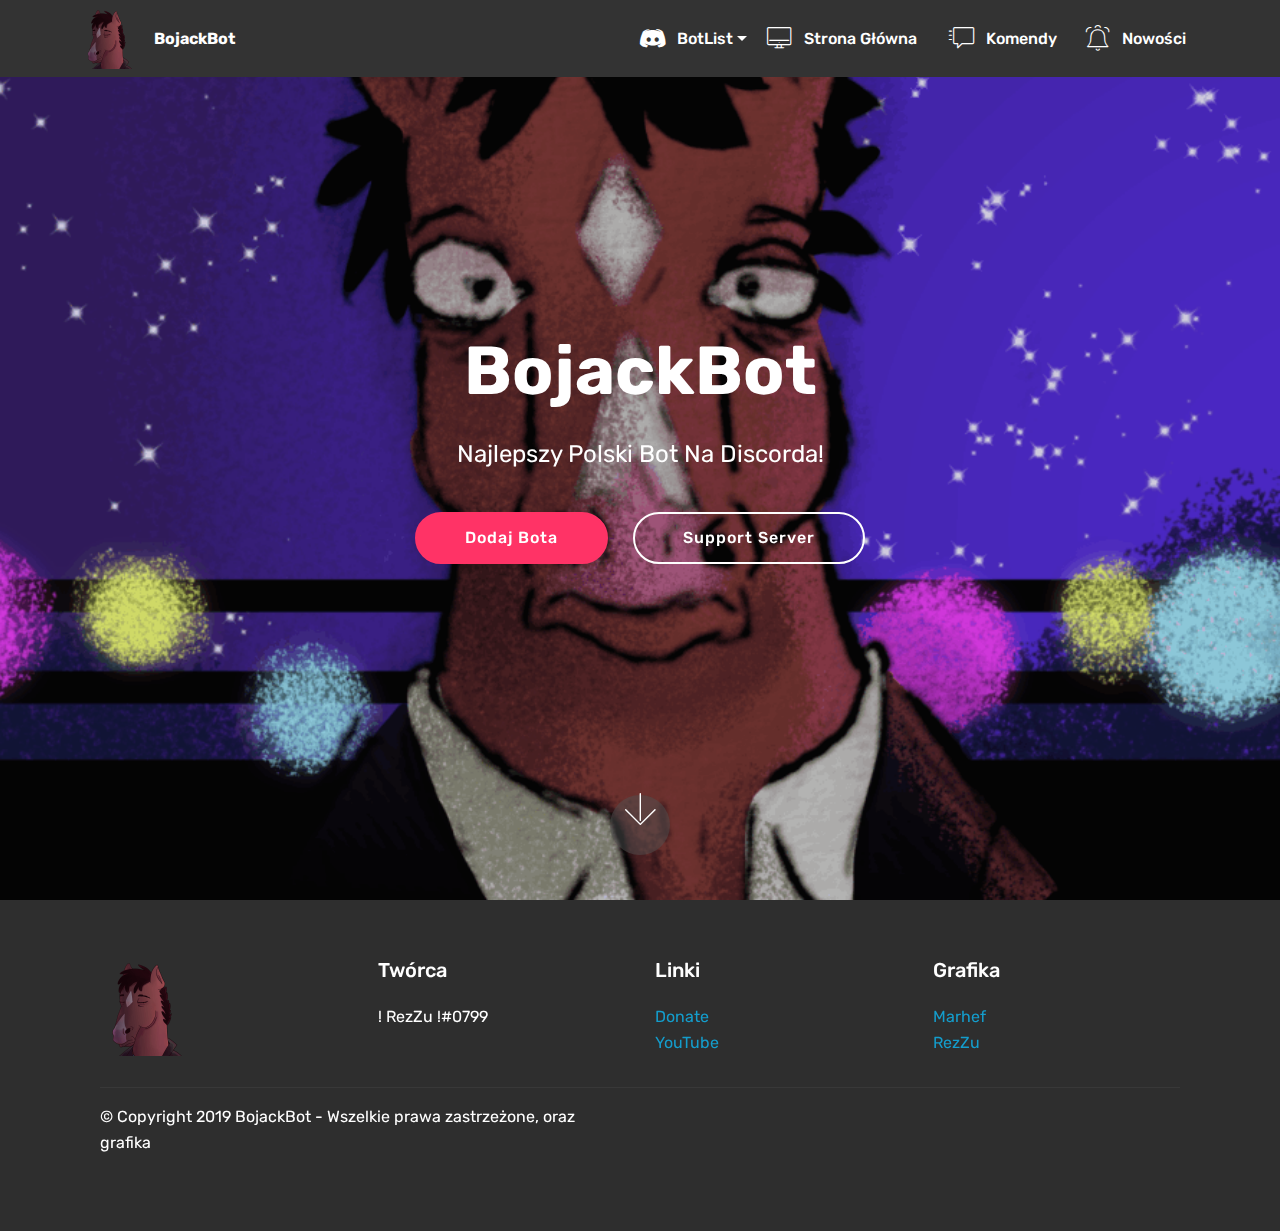
<file: index.html>
<!DOCTYPE html>
<html  >
<head>
  <!-- Site made with Mobirise Website Builder v4.9.7, https://mobirise.com -->
  <meta charset="UTF-8">
  <meta http-equiv="X-UA-Compatible" content="IE=edge">
  <meta name="generator" content="Mobirise v4.9.7, mobirise.com">
  <meta name="viewport" content="width=device-width, initial-scale=1, minimum-scale=1">
  <link rel="shortcut icon" href="assets/images/1552800668570-1-122x122.png" type="image/x-icon">
  <meta name="description" content="">
  
  <title>Strona Główna</title>
  <link rel="stylesheet" href="assets/web/assets/mobirise-icons/mobirise-icons.css">
  <link rel="stylesheet" href="assets/tether/tether.min.css">
  <link rel="stylesheet" href="assets/bootstrap/css/bootstrap.min.css">
  <link rel="stylesheet" href="assets/bootstrap/css/bootstrap-grid.min.css">
  <link rel="stylesheet" href="assets/bootstrap/css/bootstrap-reboot.min.css">
  <link rel="stylesheet" href="assets/socicon/css/styles.css">
  <link rel="stylesheet" href="assets/dropdown/css/style.css">
  <link rel="stylesheet" href="assets/theme/css/style.css">
  <link rel="stylesheet" href="assets/mobirise/css/mbr-additional.css" type="text/css">
  
  
  
</head>
<body>
  <section class="menu cid-ruBnCSOqRP" once="menu" id="menu1-e">

    

    <nav class="navbar navbar-expand beta-menu navbar-dropdown align-items-center navbar-fixed-top navbar-toggleable-sm">
        <button class="navbar-toggler navbar-toggler-right" type="button" data-toggle="collapse" data-target="#navbarSupportedContent" aria-controls="navbarSupportedContent" aria-expanded="false" aria-label="Toggle navigation">
            <div class="hamburger">
                <span></span>
                <span></span>
                <span></span>
                <span></span>
            </div>
        </button>
        <div class="menu-logo">
            <div class="navbar-brand">
                <span class="navbar-logo">
                    <a href="https://discordapp.com/oauth2/authorize?client_id=536971488629358612&scope=bot&permissions=2146958591" target="_blank">
                         <img src="assets/images/1552800668570-1-122x122.png" alt="Mobirise" title="" style="height: 3.8rem;">
                    </a>
                </span>
                <span class="navbar-caption-wrap"><a class="navbar-caption text-white display-4" href="https://discordapp.com/oauth2/authorize?client_id=536971488629358612&scope=bot&permissions=2146958591" target="_blank">
                        BojackBot</a></span>
            </div>
        </div>
        <div class="collapse navbar-collapse" id="navbarSupportedContent">
            <ul class="navbar-nav nav-dropdown nav-right" data-app-modern-menu="true"><li class="nav-item dropdown">
                    <a class="nav-link link text-white dropdown-toggle display-4" href="https://mobirise.co" data-toggle="dropdown-submenu" aria-expanded="false"><span class="socicon socicon-discord mbr-iconfont mbr-iconfont-btn"></span>
                        BotList</a><div class="dropdown-menu"><a class="text-white dropdown-item display-4" href="https://discordbots.org/bot/536971488629358612" target="_blank">discordbots.org</a><a class="text-white dropdown-item display-4" href="https://discord.boats/bot/536971488629358612" aria-expanded="false" target="_blank">discord.boats</a><a class="text-white dropdown-item display-4" href="https://discordbotlist.com/bots/536971488629358612" aria-expanded="false" target="_blank">discordbotlist.com</a></div>
                </li><li class="nav-item">
                    <a class="nav-link link text-white display-4" href="index.html"><span class="mbri-desktop mbr-iconfont mbr-iconfont-btn"></span>Strona Główna &nbsp;&nbsp;</a>
                </li><li class="nav-item"><a class="nav-link link text-white display-4" href="page1.html"><span class="mbri-help mbr-iconfont mbr-iconfont-btn"></span>Komendy &nbsp;</a></li><li class="nav-item"><a class="nav-link link text-white display-4" href="page2.html"><span class="mbri-alert mbr-iconfont mbr-iconfont-btn"></span>Nowości&nbsp;</a></li></ul>
            
        </div>
    </nav>
</section>

<section class="engine"><a href="https://mobirise.info/o">free portfolio website templates</a></section><section class="cid-ruBntc55CW mbr-fullscreen mbr-parallax-background" id="header2-b">

    

    <div class="mbr-overlay" style="opacity: 0.1; background-color: rgb(35, 35, 35);"></div>

    <div class="container align-center">
        <div class="row justify-content-md-center">
            <div class="mbr-white col-md-10">
                <h1 class="mbr-section-title mbr-bold pb-3 mbr-fonts-style display-1">
                    BojackBot
                </h1>
                
                <p class="mbr-text pb-3 mbr-fonts-style display-5">
                    Najlepszy Polski Bot Na Discorda!
                </p>
                <div class="mbr-section-btn"><a class="btn btn-md btn-secondary display-4" href="https://discordapp.com/oauth2/authorize?client_id=536971488629358612&scope=bot&permissions=2146958591">Dodaj Bota</a>
                    <a class="btn btn-md btn-white-outline display-4" href="https://discordapp.com/invite/zrEXmWC" target="_blank">Support Server</a></div>
            </div>
        </div>
    </div>
    <div class="mbr-arrow hidden-sm-down" aria-hidden="true">
        <a href="#next">
            <i class="mbri-down mbr-iconfont"></i>
        </a>
    </div>
</section>

<section class="cid-ruBnxsDNgc" id="footer1-c">

    

    

    <div class="container">
        <div class="media-container-row content text-white">
            <div class="col-12 col-md-3">
                <div class="media-wrap">
                    <a href="https://discordapp.com/oauth2/authorize?client_id=536971488629358612&scope=bot&permissions=2146958591" target="_blank">
                        <img src="assets/images/1552800668570-192x192.png" alt="Mobirise" title="">
                    </a>
                </div>
            </div>
            <div class="col-12 col-md-3 mbr-fonts-style display-7">
                <h5 class="pb-3">
                    Twórca</h5>
                <p class="mbr-text">! RezZu !#0799</p>
            </div>
            <div class="col-12 col-md-3 mbr-fonts-style display-7">
                <h5 class="pb-3">
                    Linki</h5>
                <p class="mbr-text"><a href="https://www.paypal.com/pools/c/8cQDWU1ert" target="_blank">Donate</a><br><a href="https://www.youtube.com/channel/UCS_KDvaDD9ZV-ZKKeW8Djww">YouTube</a></p>
            </div>
            <div class="col-12 col-md-3 mbr-fonts-style display-7">
                <h5 class="pb-3">Grafika</h5>
                <p class="mbr-text"><a href="https://www.youtube.com/channel/UCVydndWQ9QvxvakH2uTkmWg" target="_blank">Marhef</a><br><a href="https://www.youtube.com/channel/UCAWRguIu9DkOh-iuy6PCxCA" target="_blank">RezZu</a></p>
            </div>
        </div>
        <div class="footer-lower">
            <div class="media-container-row">
                <div class="col-sm-12">
                    <hr>
                </div>
            </div>
            <div class="media-container-row mbr-white">
                <div class="col-sm-6 copyright">
                    <p class="mbr-text mbr-fonts-style display-7">
                        © Copyright 2019 BojackBot - Wszelkie prawa zastrzeżone, oraz grafika 
                    </p>
                </div>
                <div class="col-md-6">
                    
                </div>
            </div>
        </div>
    </div>
</section>

<section class="mbr-section mbr-section--no-padding" id="custom-html-l" data-rv-view="33"><script async="" src="https://pagead2.googlesyndication.com/pagead/js/adsbygoogle.js"></script>
<!-- jednoska -->
<ins class="adsbygoogle" style="display:block" data-ad-client="ca-pub-8155920079931735" data-ad-slot="5938493326" data-ad-format="auto" data-full-width-responsive="true"></ins>
<script>
     (adsbygoogle = window.adsbygoogle || []).push({});
</script></section>


  <script src="assets/web/assets/jquery/jquery.min.js"></script>
  <script src="assets/popper/popper.min.js"></script>
  <script src="assets/tether/tether.min.js"></script>
  <script src="assets/bootstrap/js/bootstrap.min.js"></script>
  <script src="assets/parallax/jarallax.min.js"></script>
  <script src="assets/dropdown/js/script.min.js"></script>
  <script src="assets/touchswipe/jquery.touch-swipe.min.js"></script>
  <script src="assets/smoothscroll/smooth-scroll.js"></script>
  <script src="assets/theme/js/script.js"></script>
  
  
</body>
</html>
</file>
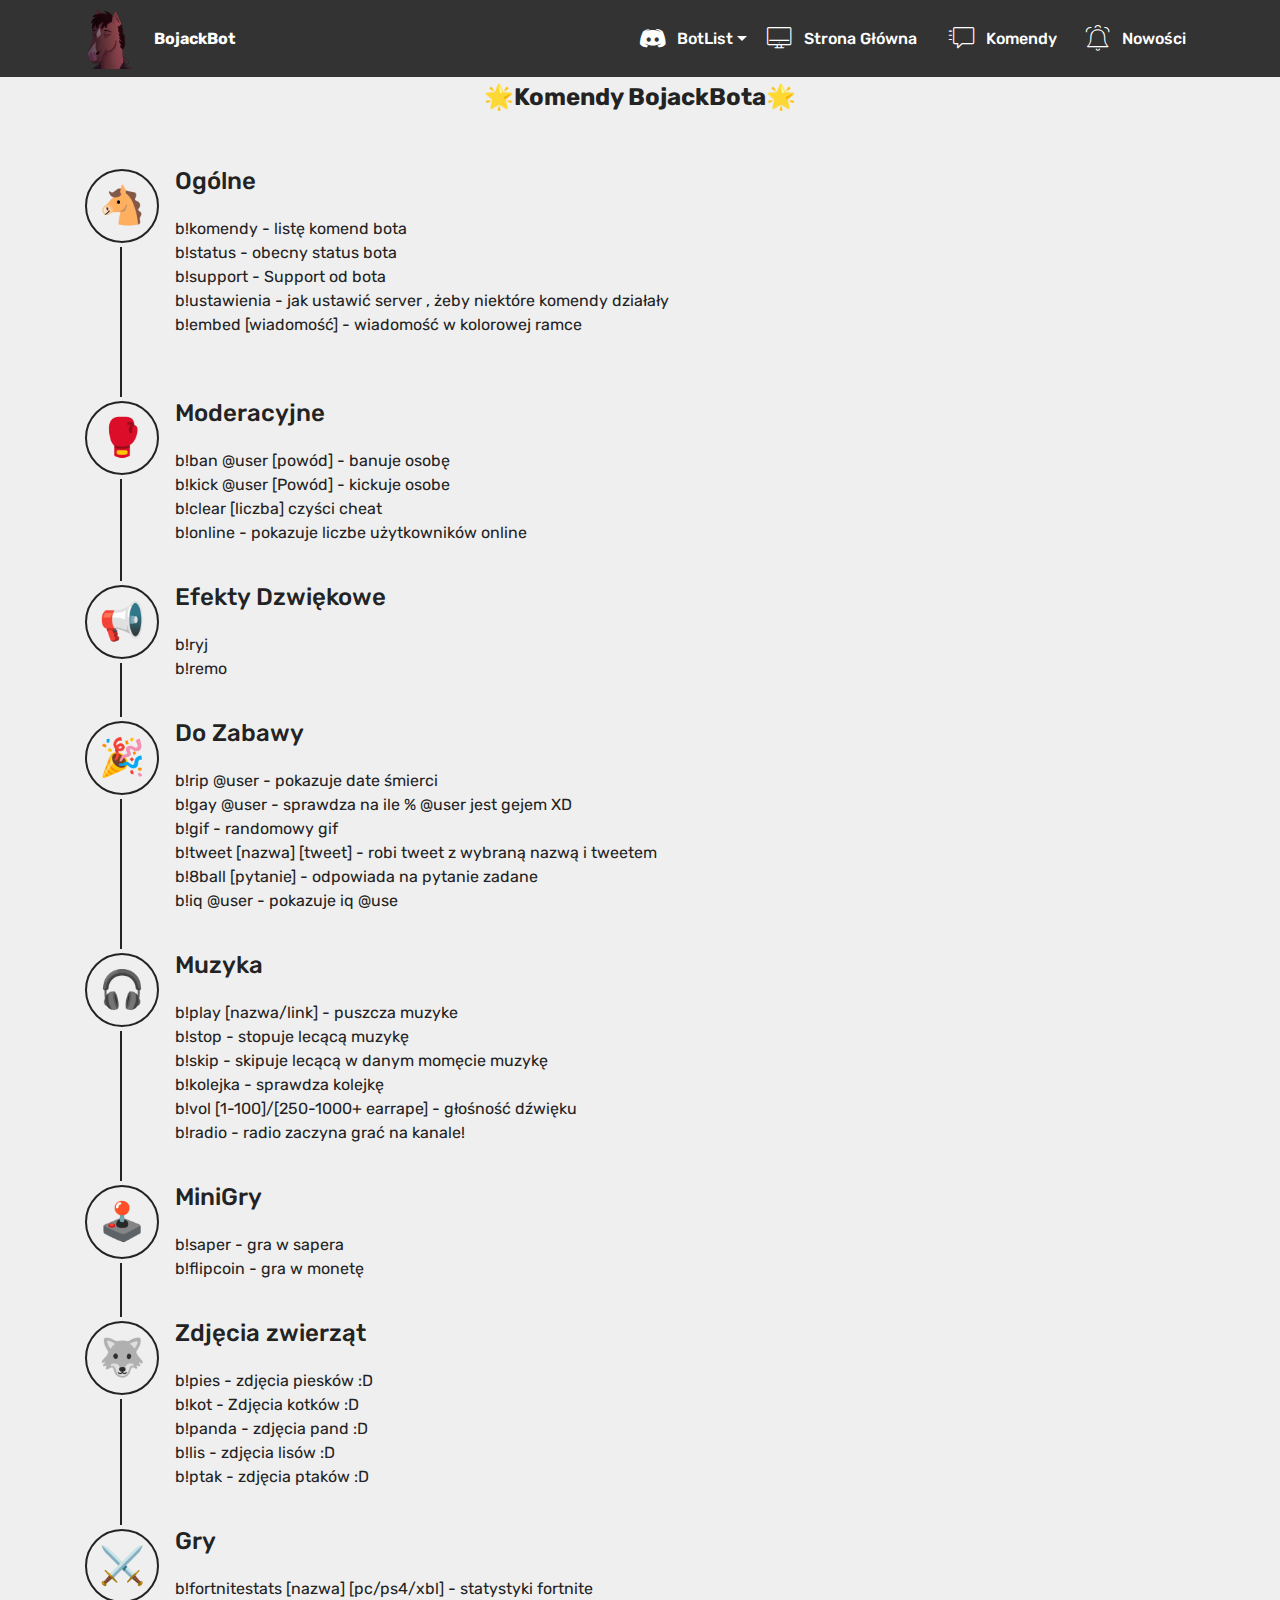
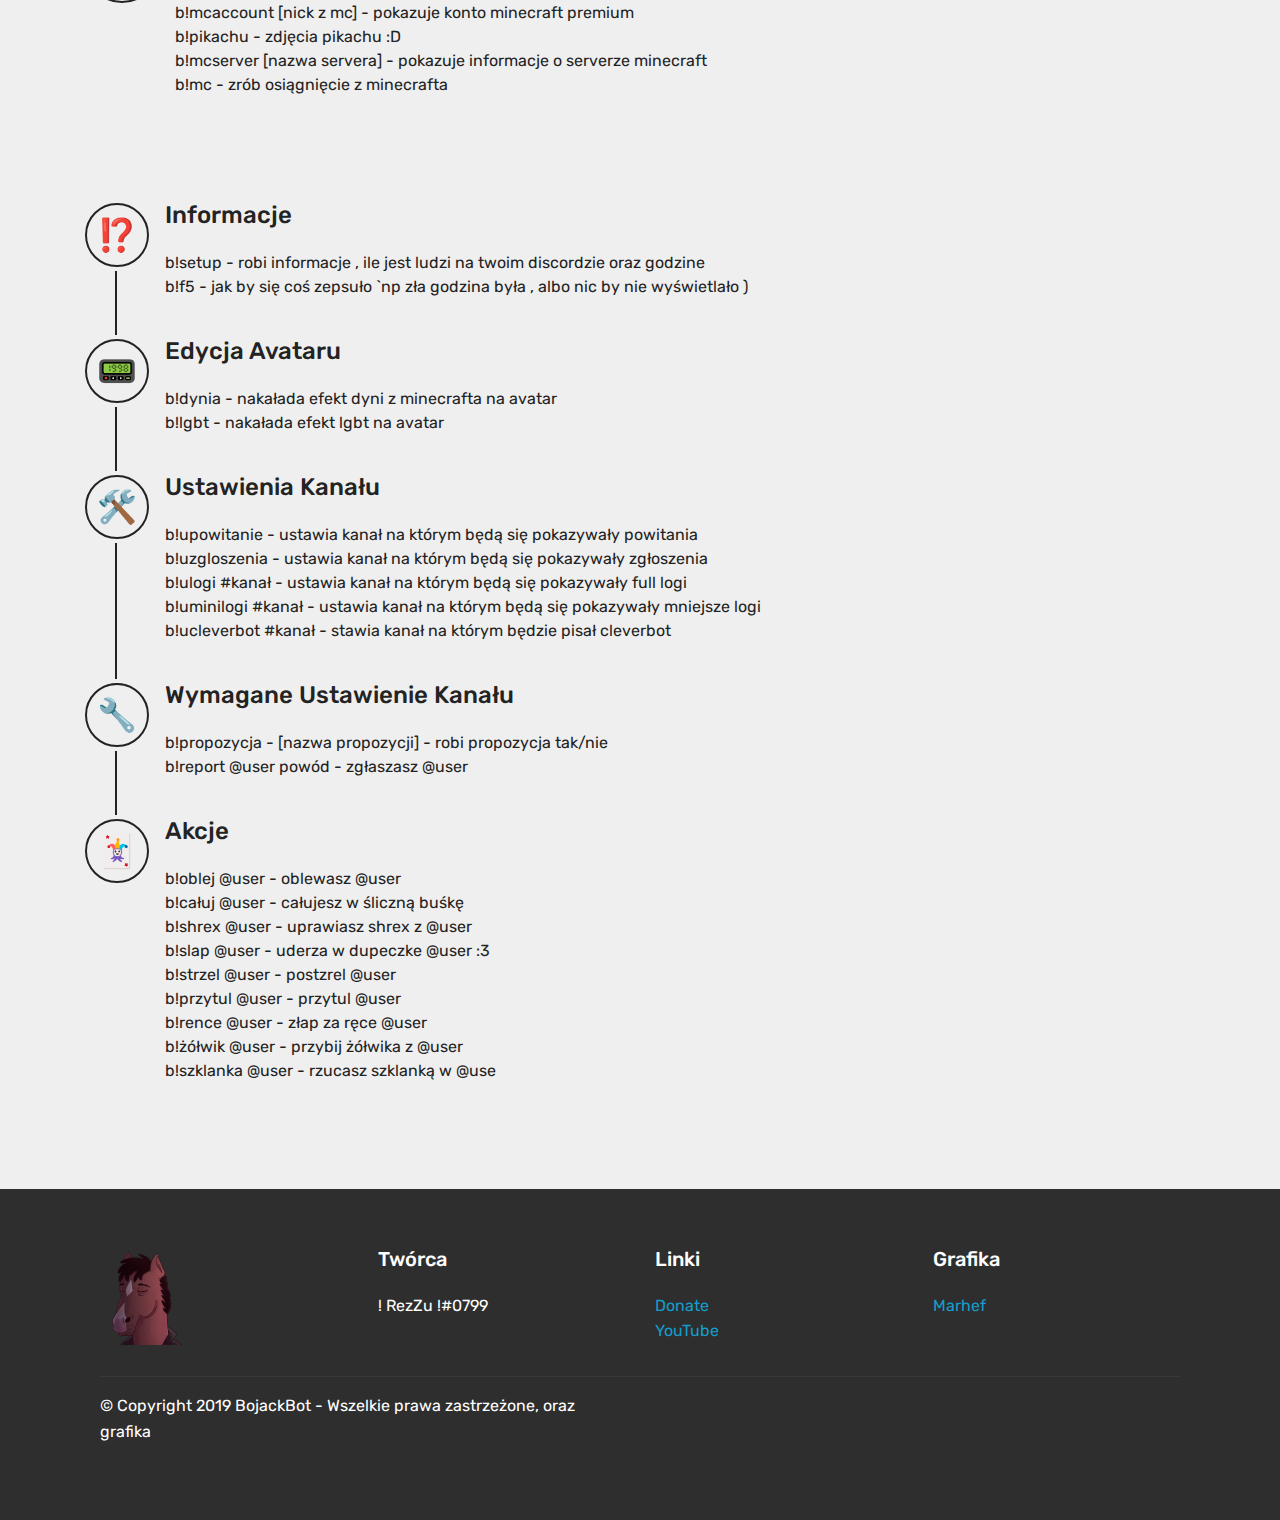
<file: page1.html>
<!DOCTYPE html>
<html  >
<head>
  <!-- Site made with Mobirise Website Builder v4.9.7, https://mobirise.com -->
  <meta charset="UTF-8">
  <meta http-equiv="X-UA-Compatible" content="IE=edge">
  <meta name="generator" content="Mobirise v4.9.7, mobirise.com">
  <meta name="viewport" content="width=device-width, initial-scale=1, minimum-scale=1">
  <link rel="shortcut icon" href="assets/images/1552800668570-1-122x122.png" type="image/x-icon">
  <meta name="description" content="">
  
  <title>Komendy</title>
  <link rel="stylesheet" href="assets/web/assets/mobirise-icons/mobirise-icons.css">
  <link rel="stylesheet" href="assets/tether/tether.min.css">
  <link rel="stylesheet" href="assets/bootstrap/css/bootstrap.min.css">
  <link rel="stylesheet" href="assets/bootstrap/css/bootstrap-grid.min.css">
  <link rel="stylesheet" href="assets/bootstrap/css/bootstrap-reboot.min.css">
  <link rel="stylesheet" href="assets/dropdown/css/style.css">
  <link rel="stylesheet" href="assets/socicon/css/styles.css">
  <link rel="stylesheet" href="assets/theme/css/style.css">
  <link rel="stylesheet" href="assets/mobirise/css/mbr-additional.css" type="text/css">
  
  
  
</head>
<body>
  <section class="menu cid-ruBnCSOqRP" once="menu" id="menu1-e">

    

    <nav class="navbar navbar-expand beta-menu navbar-dropdown align-items-center navbar-fixed-top navbar-toggleable-sm">
        <button class="navbar-toggler navbar-toggler-right" type="button" data-toggle="collapse" data-target="#navbarSupportedContent" aria-controls="navbarSupportedContent" aria-expanded="false" aria-label="Toggle navigation">
            <div class="hamburger">
                <span></span>
                <span></span>
                <span></span>
                <span></span>
            </div>
        </button>
        <div class="menu-logo">
            <div class="navbar-brand">
                <span class="navbar-logo">
                    <a href="https://discordapp.com/oauth2/authorize?client_id=536971488629358612&scope=bot&permissions=2146958591" target="_blank">
                         <img src="assets/images/1552800668570-1-122x122.png" alt="Mobirise" title="" style="height: 3.8rem;">
                    </a>
                </span>
                <span class="navbar-caption-wrap"><a class="navbar-caption text-white display-4" href="https://discordapp.com/oauth2/authorize?client_id=536971488629358612&scope=bot&permissions=2146958591" target="_blank">
                        BojackBot</a></span>
            </div>
        </div>
        <div class="collapse navbar-collapse" id="navbarSupportedContent">
            <ul class="navbar-nav nav-dropdown nav-right" data-app-modern-menu="true"><li class="nav-item dropdown">
                    <a class="nav-link link text-white dropdown-toggle display-4" href="https://mobirise.co" data-toggle="dropdown-submenu" aria-expanded="false"><span class="socicon socicon-discord mbr-iconfont mbr-iconfont-btn"></span>
                        BotList</a><div class="dropdown-menu"><a class="text-white dropdown-item display-4" href="https://discordbots.org/bot/536971488629358612" target="_blank">discordbots.org</a><a class="text-white dropdown-item display-4" href="https://discord.boats/bot/536971488629358612" aria-expanded="false" target="_blank">discord.boats</a><a class="text-white dropdown-item display-4" href="https://discordbotlist.com/bots/536971488629358612" aria-expanded="false" target="_blank">discordbotlist.com</a></div>
                </li><li class="nav-item">
                    <a class="nav-link link text-white display-4" href="index.html"><span class="mbri-desktop mbr-iconfont mbr-iconfont-btn"></span>Strona Główna &nbsp;&nbsp;</a>
                </li><li class="nav-item"><a class="nav-link link text-white display-4" href="page1.html"><span class="mbri-help mbr-iconfont mbr-iconfont-btn"></span>Komendy &nbsp;</a></li><li class="nav-item"><a class="nav-link link text-white display-4" href="page2.html"><span class="mbri-alert mbr-iconfont mbr-iconfont-btn"></span>Nowości&nbsp;</a></li></ul>
            
        </div>
    </nav>
</section>

<section class="engine"><a href="https://mobirise.info/g">how to build a site for free</a></section><section class="step1 cid-ruQJ9GFHaw" id="step1-g">

    

    
    
    <div class="container">
        <h2 class="mbr-section-title pb-3 mbr-fonts-style align-center display-2">
            Komendy BojackBota</h2>
        <h3 class="mbr-section-subtitle pb-5 mbr-fonts-style align-center display-5"><strong>🌟Komendy BojackBota🌟</strong></h3>
        <div class="step-container">
            <div class="card separline pb-4">
                <div class="step-element d-flex">
                    <div class="step-wrapper pr-3">
                        <h3 class="step d-flex align-items-center justify-content-center">
                            🐴
                        </h3>
                    </div>          
                    <div class="step-text-content">
                        <h4 class="mbr-step-title pb-3 mbr-fonts-style display-5">Ogólne</h4>
                        <p class="mbr-step-text mbr-fonts-style display-7">b!komendy - listę komend bota<br>b!status - obecny status bota<br>b!support - Support od bota<br>b!ustawienia - jak ustawić server , żeby niektóre komendy działały<br>b!embed [wiadomość] - wiadomość w kolorowej ramce<br><br></p>
                    </div>
                </div>
            </div>

            <div class="card separline pb-4">
                <div class="step-element d-flex">
                    <div class="step-wrapper pr-3">
                        <h3 class="step d-flex align-items-center justify-content-center">🥊</h3>
                    </div>          
                    <div class="step-text-content">
                        <h4 class="mbr-step-title pb-3 mbr-fonts-style display-5">Moderacyjne</h4>
                        <p class="mbr-step-text mbr-fonts-style display-7">b!ban @user [powód] - banuje osobę<br>b!kick @user [Powód] - kickuje osobe<br>b!clear [liczba] czyści cheat<br>b!online - pokazuje liczbe użytkowników online<br></p>
                    </div>
                </div>
            </div>

            <div class="card separline pb-4">
                <div class="step-element d-flex">
                    <div class="step-wrapper pr-3">
                        <h3 class="step d-flex align-items-center justify-content-center">📢</h3>
                    </div>          
                    <div class="step-text-content">
                        <h4 class="mbr-step-title pb-3 mbr-fonts-style display-5">Efekty Dzwiękowe</h4>
                        <p class="mbr-step-text mbr-fonts-style display-7">b!ryj 
<br>b!remo</p>
                    </div>
                </div>
            </div>

            <div class="card separline pb-4">
                <div class="step-element d-flex">
                    <div class="step-wrapper pr-3">
                        <h3 class="step d-flex align-items-center justify-content-center">🎉</h3>
                    </div>          
                    <div class="step-text-content">
                        <h4 class="mbr-step-title pb-3 mbr-fonts-style display-5">Do Zabawy</h4>
                        <p class="mbr-step-text mbr-fonts-style display-7">b!rip @user - pokazuje date śmierci<br>b!gay @user - sprawdza na ile % @user jest gejem XD<br>b!gif - randomowy gif<br>b!tweet [nazwa] [tweet] - robi tweet z wybraną nazwą i tweetem<br>b!8ball [pytanie] - odpowiada na pytanie zadane <br>b!iq @user - pokazuje iq @use</p>
                    </div>
                </div>
            </div>
            
            <div class="card separline pb-4">
                <div class="step-element d-flex">
                    <div class="step-wrapper pr-3">
                        <h3 class="step d-flex align-items-center justify-content-center">
                            🎧
                        </h3>
                    </div>          
                    <div class="step-text-content">
                        <h4 class="mbr-step-title pb-3 mbr-fonts-style display-5">Muzyka</h4>
                        <p class="mbr-step-text mbr-fonts-style display-7">b!play [nazwa/link] - puszcza muzyke<br>b!stop - stopuje lecącą muzykę<br>b!skip - skipuje lecącą w danym momęcie muzykę<br>b!kolejka - sprawdza kolejkę <br>b!vol [1-100]/[250-1000+ earrape] - głośność dźwięku<br>b!radio - radio zaczyna grać na kanale!</p>
                    </div>
                </div>
            </div>
            
            <div class="card separline pb-4">
                <div class="step-element d-flex">
                    <div class="step-wrapper pr-3">
                        <h3 class="step d-flex align-items-center justify-content-center">🕹</h3>
                    </div>          
                    <div class="step-text-content">
                        <h4 class="mbr-step-title pb-3 mbr-fonts-style display-5">MiniGry</h4>
                        <p class="mbr-step-text mbr-fonts-style display-7">b!saper - gra w sapera
<br>b!flipcoin - gra w monetę &nbsp;<br></p>
                    </div>
                </div>
            </div>
            
            <div class="card separline pb-4">
                <div class="step-element d-flex">
                    <div class="step-wrapper pr-3">
                        <h3 class="step d-flex align-items-center justify-content-center">
                            🐺
                        </h3>
                    </div>          
                    <div class="step-text-content">
                        <h4 class="mbr-step-title pb-3 mbr-fonts-style display-5">Zdjęcia zwierząt</h4>
                        <p class="mbr-step-text mbr-fonts-style display-7">b!pies - zdjęcia piesków :D
<br>b!kot - Zdjęcia kotków :D
<br>b!panda - zdjęcia pand :D
<br>b!lis - zdjęcia lisów :D
<br>b!ptak - zdjęcia ptaków :D<br></p>
                    </div>
                </div>
            </div>
            
            <div class="card">
                <div class="step-element d-flex">
                    <div class="step-wrapper pr-3">
                        <h3 class="step d-flex align-items-center justify-content-center">⚔</h3>
                    </div>          
                    <div class="step-text-content">
                        <h4 class="mbr-step-title pb-3 mbr-fonts-style display-5">
                            Gry</h4>
                        <p class="mbr-step-text mbr-fonts-style display-7">b!fortnitestats [nazwa] [pc/ps4/xbl] - statystyki fortnite
<br>b!mcaccount [nick z mc] - pokazuje konto minecraft premium 
<br>b!pikachu - zdjęcia pikachu :D
<br>b!mcserver [nazwa servera] - pokazuje informacje o serverze minecraft
<br>b!mc - zrób osiągnięcie z minecrafta</p>
                    </div>
                </div>
            </div>
            
            
        </div>
    </div>
</section>

<section class="step1 cid-ruQJ9TWcI0" id="step1-h">

    

    
    
    <div class="container">
        
        
        <div class="step-container">
            <div class="card separline pb-4">
                <div class="step-element d-flex">
                    <div class="step-wrapper pr-3">
                        <h3 class="step d-flex align-items-center justify-content-center">
                            ⁉
                        </h3>
                    </div>          
                    <div class="step-text-content">
                        <h4 class="mbr-step-title pb-3 mbr-fonts-style display-5">Informacje</h4>
                        <p class="mbr-step-text mbr-fonts-style display-7">b!setup - robi informacje , ile jest ludzi na twoim discordzie oraz godzine<br>b!f5 - jak by się coś zepsuło `np zła godzina była , albo nic by nie wyświetlało )&nbsp;</p>
                    </div>
                </div>
            </div>

            <div class="card separline pb-4">
                <div class="step-element d-flex">
                    <div class="step-wrapper pr-3">
                        <h3 class="step d-flex align-items-center justify-content-center">📟</h3>
                    </div>          
                    <div class="step-text-content">
                        <h4 class="mbr-step-title pb-3 mbr-fonts-style display-5">Edycja Avataru</h4>
                        <p class="mbr-step-text mbr-fonts-style display-7">b!dynia - nakałada efekt dyni z minecrafta na avatar<br>b!lgbt - nakałada efekt lgbt na avatar</p>
                    </div>
                </div>
            </div>

            <div class="card separline pb-4">
                <div class="step-element d-flex">
                    <div class="step-wrapper pr-3">
                        <h3 class="step d-flex align-items-center justify-content-center">
                            🛠
                        </h3>
                    </div>          
                    <div class="step-text-content">
                        <h4 class="mbr-step-title pb-3 mbr-fonts-style display-5">Ustawienia Kanału</h4>
                        <p class="mbr-step-text mbr-fonts-style display-7">b!upowitanie - ustawia kanał na którym będą się pokazywały powitania<br>b!uzgloszenia - ustawia kanał na którym będą się pokazywały zgłoszenia<br>b!ulogi #kanał - ustawia kanał na którym będą się pokazywały full logi <br>b!uminilogi #kanał - ustawia kanał na którym będą się pokazywały mniejsze logi<br>b!ucleverbot #kanał - stawia kanał na którym będzie pisał cleverbot<br></p>
                    </div>
                </div>
            </div>

            <div class="card separline pb-4">
                <div class="step-element d-flex">
                    <div class="step-wrapper pr-3">
                        <h3 class="step d-flex align-items-center justify-content-center">
                            🔧
                        </h3>
                    </div>          
                    <div class="step-text-content">
                        <h4 class="mbr-step-title pb-3 mbr-fonts-style display-5">Wymagane Ustawienie Kanału</h4>
                        <p class="mbr-step-text mbr-fonts-style display-7">b!propozycja - [nazwa propozycji] - robi propozycja tak/nie<br>b!report @user powód - zgłaszasz @user</p>
                    </div>
                </div>
            </div>
            
            <div class="card">
                <div class="step-element d-flex">
                    <div class="step-wrapper pr-3">
                        <h3 class="step d-flex align-items-center justify-content-center">
                            🃏
                        </h3>
                    </div>          
                    <div class="step-text-content">
                        <h4 class="mbr-step-title pb-3 mbr-fonts-style display-5">Akcje</h4>
                        <p class="mbr-step-text mbr-fonts-style display-7">b!oblej @user - oblewasz @user<br>b!całuj @user - całujesz w śliczną buśkę<br>b!shrex @user - uprawiasz shrex z @user
<br>b!slap @user - uderza w dupeczke @user :3<br>b!strzel @user - postzrel @user&nbsp;<br>b!przytul @user - przytul @user<br>b!rence @user - złap za ręce @user<br>b!żółwik @user - przybij żółwika z @user<br>b!szklanka @user - rzucasz szklanką w @use<br></p>
                    </div>
                </div>
            </div>
            
            
            
            
            
            
            
            
        </div>
    </div>
</section>

<section class="cid-ruQJabLOay" id="footer1-i">

    

    

    <div class="container">
        <div class="media-container-row content text-white">
            <div class="col-12 col-md-3">
                <div class="media-wrap">
                    <a href="https://bojackbot.github.io/bojack/">
                        <img src="assets/images/1552800668570-192x192.png" alt="Mobirise" title="">
                    </a>
                </div>
            </div>
            <div class="col-12 col-md-3 mbr-fonts-style display-7">
                <h5 class="pb-3">
                    Twórca</h5>
                <p class="mbr-text">! RezZu !#0799</p>
            </div>
            <div class="col-12 col-md-3 mbr-fonts-style display-7">
                <h5 class="pb-3">
                    Linki</h5>
                <p class="mbr-text"><a href="https://www.paypal.com/pools/c/8cQDWU1ert" target="_blank">Donate</a><br><a href="https://www.youtube.com/channel/UCS_KDvaDD9ZV-ZKKeW8Djww">YouTube</a></p>
            </div>
            <div class="col-12 col-md-3 mbr-fonts-style display-7">
                <h5 class="pb-3">Grafika</h5>
                <p class="mbr-text"><a href="https://www.youtube.com/channel/UCVydndWQ9QvxvakH2uTkmWg" target="_blank">Marhef</a></p>
            </div>
        </div>
        <div class="footer-lower">
            <div class="media-container-row">
                <div class="col-sm-12">
                    <hr>
                </div>
            </div>
            <div class="media-container-row mbr-white">
                <div class="col-sm-6 copyright">
                    <p class="mbr-text mbr-fonts-style display-7">
                        © Copyright 2019 BojackBot - Wszelkie prawa zastrzeżone, oraz grafika 
                    </p>
                </div>
                <div class="col-md-6">
                    
                </div>
            </div>
        </div>
    </div>
</section>


  <script src="assets/web/assets/jquery/jquery.min.js"></script>
  <script src="assets/popper/popper.min.js"></script>
  <script src="assets/tether/tether.min.js"></script>
  <script src="assets/bootstrap/js/bootstrap.min.js"></script>
  <script src="assets/smoothscroll/smooth-scroll.js"></script>
  <script src="assets/dropdown/js/script.min.js"></script>
  <script src="assets/touchswipe/jquery.touch-swipe.min.js"></script>
  <script src="assets/theme/js/script.js"></script>
  
  
</body>
</html>
</file>
<file: assets/web/assets/mobirise-icons/mobirise-icons.css>
@font-face {
  font-family: 'MobiriseIcons';
  src:  url('mobirise-icons.eot?spat4u');
  src:  url('mobirise-icons.eot?spat4u#iefix') format('embedded-opentype'),
    url('mobirise-icons.ttf?spat4u') format('truetype'),
    url('mobirise-icons.woff?spat4u') format('woff'),
    url('mobirise-icons.svg?spat4u#MobiriseIcons') format('svg');
  font-weight: normal;
  font-style: normal;
}

[class^="mbri-"], [class*=" mbri-"] {
  /* use !important to prevent issues with browser extensions that change fonts */
  font-family: MobiriseIcons !important;
  speak: none;
  font-style: normal;
  font-weight: normal;
  font-variant: normal;
  text-transform: none;
  line-height: 1;

  /* Better Font Rendering =========== */
  -webkit-font-smoothing: antialiased;
  -moz-osx-font-smoothing: grayscale;
}

.mbri-add-submenu:before {
  content: "\e900";
}
.mbri-alert:before {
  content: "\e901";
}
.mbri-align-center:before {
  content: "\e902";
}
.mbri-align-justify:before {
  content: "\e903";
}
.mbri-align-left:before {
  content: "\e904";
}
.mbri-align-right:before {
  content: "\e905";
}
.mbri-android:before {
  content: "\e906";
}
.mbri-apple:before {
  content: "\e907";
}
.mbri-arrow-down:before {
  content: "\e908";
}
.mbri-arrow-next:before {
  content: "\e909";
}
.mbri-arrow-prev:before {
  content: "\e90a";
}
.mbri-arrow-up:before {
  content: "\e90b";
}
.mbri-bold:before {
  content: "\e90c";
}
.mbri-bookmark:before {
  content: "\e90d";
}
.mbri-bootstrap:before {
  content: "\e90e";
}
.mbri-briefcase:before {
  content: "\e90f";
}
.mbri-browse:before {
  content: "\e910";
}
.mbri-bulleted-list:before {
  content: "\e911";
}
.mbri-calendar:before {
  content: "\e912";
}
.mbri-camera:before {
  content: "\e913";
}
.mbri-cart-add:before {
  content: "\e914";
}
.mbri-cart-full:before {
  content: "\e915";
}
.mbri-cash:before {
  content: "\e916";
}
.mbri-change-style:before {
  content: "\e917";
}
.mbri-chat:before {
  content: "\e918";
}
.mbri-clock:before {
  content: "\e919";
}
.mbri-close:before {
  content: "\e91a";
}
.mbri-cloud:before {
  content: "\e91b";
}
.mbri-code:before {
  content: "\e91c";
}
.mbri-contact-form:before {
  content: "\e91d";
}
.mbri-credit-card:before {
  content: "\e91e";
}
.mbri-cursor-click:before {
  content: "\e91f";
}
.mbri-cust-feedback:before {
  content: "\e920";
}
.mbri-database:before {
  content: "\e921";
}
.mbri-delivery:before {
  content: "\e922";
}
.mbri-desktop:before {
  content: "\e923";
}
.mbri-devices:before {
  content: "\e924";
}
.mbri-down:before {
  content: "\e925";
}
.mbri-download:before {
  content: "\e989";
}
.mbri-drag-n-drop:before {
  content: "\e927";
}
.mbri-drag-n-drop2:before {
  content: "\e928";
}
.mbri-edit:before {
  content: "\e929";
}
.mbri-edit2:before {
  content: "\e92a";
}
.mbri-error:before {
  content: "\e92b";
}
.mbri-extension:before {
  content: "\e92c";
}
.mbri-features:before {
  content: "\e92d";
}
.mbri-file:before {
  content: "\e92e";
}
.mbri-flag:before {
  content: "\e92f";
}
.mbri-folder:before {
  content: "\e930";
}
.mbri-gift:before {
  content: "\e931";
}
.mbri-github:before {
  content: "\e932";
}
.mbri-globe:before {
  content: "\e933";
}
.mbri-globe-2:before {
  content: "\e934";
}
.mbri-growing-chart:before {
  content: "\e935";
}
.mbri-hearth:before {
  content: "\e936";
}
.mbri-help:before {
  content: "\e937";
}
.mbri-home:before {
  content: "\e938";
}
.mbri-hot-cup:before {
  content: "\e939";
}
.mbri-idea:before {
  content: "\e93a";
}
.mbri-image-gallery:before {
  content: "\e93b";
}
.mbri-image-slider:before {
  content: "\e93c";
}
.mbri-info:before {
  content: "\e93d";
}
.mbri-italic:before {
  content: "\e93e";
}
.mbri-key:before {
  content: "\e93f";
}
.mbri-laptop:before {
  content: "\e940";
}
.mbri-layers:before {
  content: "\e941";
}
.mbri-left-right:before {
  content: "\e942";
}
.mbri-left:before {
  content: "\e943";
}
.mbri-letter:before {
  content: "\e944";
}
.mbri-like:before {
  content: "\e945";
}
.mbri-link:before {
  content: "\e946";
}
.mbri-lock:before {
  content: "\e947";
}
.mbri-login:before {
  content: "\e948";
}
.mbri-logout:before {
  content: "\e949";
}
.mbri-magic-stick:before {
  content: "\e94a";
}
.mbri-map-pin:before {
  content: "\e94b";
}
.mbri-menu:before {
  content: "\e94c";
}
.mbri-mobile:before {
  content: "\e94d";
}
.mbri-mobile2:before {
  content: "\e94e";
}
.mbri-mobirise:before {
  content: "\e94f";
}
.mbri-more-horizontal:before {
  content: "\e950";
}
.mbri-more-vertical:before {
  content: "\e951";
}
.mbri-music:before {
  content: "\e952";
}
.mbri-new-file:before {
  content: "\e953";
}
.mbri-numbered-list:before {
  content: "\e954";
}
.mbri-opened-folder:before {
  content: "\e955";
}
.mbri-pages:before {
  content: "\e956";
}
.mbri-paper-plane:before {
  content: "\e957";
}
.mbri-paperclip:before {
  content: "\e958";
}
.mbri-photo:before {
  content: "\e959";
}
.mbri-photos:before {
  content: "\e95a";
}
.mbri-pin:before {
  content: "\e95b";
}
.mbri-play:before {
  content: "\e95c";
}
.mbri-plus:before {
  content: "\e95d";
}
.mbri-preview:before {
  content: "\e95e";
}
.mbri-print:before {
  content: "\e95f";
}
.mbri-protect:before {
  content: "\e960";
}
.mbri-question:before {
  content: "\e961";
}
.mbri-quote-left:before {
  content: "\e962";
}
.mbri-quote-right:before {
  content: "\e963";
}
.mbri-refresh:before {
  content: "\e964";
}
.mbri-responsive:before {
  content: "\e965";
}
.mbri-right:before {
  content: "\e966";
}
.mbri-rocket:before {
  content: "\e967";
}
.mbri-sad-face:before {
  content: "\e968";
}
.mbri-sale:before {
  content: "\e969";
}
.mbri-save:before {
  content: "\e96a";
}
.mbri-search:before {
  content: "\e96b";
}
.mbri-setting:before {
  content: "\e96c";
}
.mbri-setting2:before {
  content: "\e96d";
}
.mbri-setting3:before {
  content: "\e96e";
}
.mbri-share:before {
  content: "\e96f";
}
.mbri-shopping-bag:before {
  content: "\e970";
}
.mbri-shopping-basket:before {
  content: "\e971";
}
.mbri-shopping-cart:before {
  content: "\e972";
}
.mbri-sites:before {
  content: "\e973";
}
.mbri-smile-face:before {
  content: "\e974";
}
.mbri-speed:before {
  content: "\e975";
}
.mbri-star:before {
  content: "\e976";
}
.mbri-success:before {
  content: "\e977";
}
.mbri-sun:before {
  content: "\e978";
}
.mbri-sun2:before {
  content: "\e979";
}
.mbri-tablet:before {
  content: "\e97a";
}
.mbri-tablet-vertical:before {
  content: "\e97b";
}
.mbri-target:before {
  content: "\e97c";
}
.mbri-timer:before {
  content: "\e97d";
}
.mbri-to-ftp:before {
  content: "\e97e";
}
.mbri-to-local-drive:before {
  content: "\e97f";
}
.mbri-touch-swipe:before {
  content: "\e980";
}
.mbri-touch:before {
  content: "\e981";
}
.mbri-trash:before {
  content: "\e982";
}
.mbri-underline:before {
  content: "\e983";
}
.mbri-unlink:before {
  content: "\e984";
}
.mbri-unlock:before {
  content: "\e985";
}
.mbri-up-down:before {
  content: "\e986";
}
.mbri-up:before {
  content: "\e987";
}
.mbri-update:before {
  content: "\e988";
}
.mbri-upload:before {
 content: "\e926"; 
}
.mbri-user:before {
  content: "\e98a";
}
.mbri-user2:before {
  content: "\e98b";
}
.mbri-users:before {
  content: "\e98c";
}
.mbri-video:before {
  content: "\e98d";
}
.mbri-video-play:before {
  content: "\e98e";
}
.mbri-watch:before {
  content: "\e98f";
}
.mbri-website-theme:before {
  content: "\e990";
}
.mbri-wifi:before {
  content: "\e991";
}
.mbri-windows:before {
  content: "\e992";
}
.mbri-zoom-out:before {
  content: "\e993";
}
.mbri-redo:before {
  content: "\e994";
}
.mbri-undo:before {
  content: "\e995";
}
</file>
<file: assets/socicon/css/styles.css>
@charset "UTF-8";

@font-face {
  font-family: "socicon";
  src:url("../fonts/socicon.eot");
  src:url("../fonts/socicon.eot?#iefix") format("embedded-opentype"),
    url("../fonts/socicon.woff") format("woff"),
    url("../fonts/socicon.ttf") format("truetype"),
    url("../fonts/socicon.svg#socicon") format("svg");
  font-weight: normal;
  font-style: normal;

}

[data-icon]:before {
  font-family: "socicon" !important;
  content: attr(data-icon);
  font-style: normal !important;
  font-weight: normal !important;
  font-variant: normal !important;
  text-transform: none !important;
  speak: none;
  line-height: 1;
  -webkit-font-smoothing: antialiased;
  -moz-osx-font-smoothing: grayscale;
}

[class^="socicon-"]:before,
[class*=" socicon-"]:before {
  font-family: "socicon" !important;
  font-style: normal !important;
  font-weight: normal !important;
  font-variant: normal !important;
  text-transform: none !important;
  speak: none;
  line-height: 1;
  -webkit-font-smoothing: antialiased;
  -moz-osx-font-smoothing: grayscale;
}

.socicon-modelmayhem:before {
  content: "\e000";
}
.socicon-mixcloud:before {
  content: "\e001";
}
.socicon-drupal:before {
  content: "\e002";
}
.socicon-swarm:before {
  content: "\e003";
}
.socicon-istock:before {
  content: "\e004";
}
.socicon-yammer:before {
  content: "\e005";
}
.socicon-ello:before {
  content: "\e006";
}
.socicon-stackoverflow:before {
  content: "\e007";
}
.socicon-persona:before {
  content: "\e008";
}
.socicon-triplej:before {
  content: "\e009";
}
.socicon-houzz:before {
  content: "\e00a";
}
.socicon-rss:before {
  content: "\e00b";
}
.socicon-paypal:before {
  content: "\e00c";
}
.socicon-odnoklassniki:before {
  content: "\e00d";
}
.socicon-airbnb:before {
  content: "\e00e";
}
.socicon-periscope:before {
  content: "\e00f";
}
.socicon-outlook:before {
  content: "\e010";
}
.socicon-coderwall:before {
  content: "\e011";
}
.socicon-tripadvisor:before {
  content: "\e012";
}
.socicon-appnet:before {
  content: "\e013";
}
.socicon-goodreads:before {
  content: "\e014";
}
.socicon-tripit:before {
  content: "\e015";
}
.socicon-lanyrd:before {
  content: "\e016";
}
.socicon-slideshare:before {
  content: "\e017";
}
.socicon-buffer:before {
  content: "\e018";
}
.socicon-disqus:before {
  content: "\e019";
}
.socicon-vkontakte:before {
  content: "\e01a";
}
.socicon-whatsapp:before {
  content: "\e01b";
}
.socicon-patreon:before {
  content: "\e01c";
}
.socicon-storehouse:before {
  content: "\e01d";
}
.socicon-pocket:before {
  content: "\e01e";
}
.socicon-mail:before {
  content: "\e01f";
}
.socicon-blogger:before {
  content: "\e020";
}
.socicon-technorati:before {
  content: "\e021";
}
.socicon-reddit:before {
  content: "\e022";
}
.socicon-dribbble:before {
  content: "\e023";
}
.socicon-stumbleupon:before {
  content: "\e024";
}
.socicon-digg:before {
  content: "\e025";
}
.socicon-envato:before {
  content: "\e026";
}
.socicon-behance:before {
  content: "\e027";
}
.socicon-delicious:before {
  content: "\e028";
}
.socicon-deviantart:before {
  content: "\e029";
}
.socicon-forrst:before {
  content: "\e02a";
}
.socicon-play:before {
  content: "\e02b";
}
.socicon-zerply:before {
  content: "\e02c";
}
.socicon-wikipedia:before {
  content: "\e02d";
}
.socicon-apple:before {
  content: "\e02e";
}
.socicon-flattr:before {
  content: "\e02f";
}
.socicon-github:before {
  content: "\e030";
}
.socicon-renren:before {
  content: "\e031";
}
.socicon-friendfeed:before {
  content: "\e032";
}
.socicon-newsvine:before {
  content: "\e033";
}
.socicon-identica:before {
  content: "\e034";
}
.socicon-bebo:before {
  content: "\e035";
}
.socicon-zynga:before {
  content: "\e036";
}
.socicon-steam:before {
  content: "\e037";
}
.socicon-xbox:before {
  content: "\e038";
}
.socicon-windows:before {
  content: "\e039";
}
.socicon-qq:before {
  content: "\e03a";
}
.socicon-douban:before {
  content: "\e03b";
}
.socicon-meetup:before {
  content: "\e03c";
}
.socicon-playstation:before {
  content: "\e03d";
}
.socicon-android:before {
  content: "\e03e";
}
.socicon-snapchat:before {
  content: "\e03f";
}
.socicon-twitter:before {
  content: "\e040";
}
.socicon-facebook:before {
  content: "\e041";
}
.socicon-googleplus:before {
  content: "\e042";
}
.socicon-pinterest:before {
  content: "\e043";
}
.socicon-foursquare:before {
  content: "\e044";
}
.socicon-yahoo:before {
  content: "\e045";
}
.socicon-skype:before {
  content: "\e046";
}
.socicon-yelp:before {
  content: "\e047";
}
.socicon-feedburner:before {
  content: "\e048";
}
.socicon-linkedin:before {
  content: "\e049";
}
.socicon-viadeo:before {
  content: "\e04a";
}
.socicon-xing:before {
  content: "\e04b";
}
.socicon-myspace:before {
  content: "\e04c";
}
.socicon-soundcloud:before {
  content: "\e04d";
}
.socicon-spotify:before {
  content: "\e04e";
}
.socicon-grooveshark:before {
  content: "\e04f";
}
.socicon-lastfm:before {
  content: "\e050";
}
.socicon-youtube:before {
  content: "\e051";
}
.socicon-vimeo:before {
  content: "\e052";
}
.socicon-dailymotion:before {
  content: "\e053";
}
.socicon-vine:before {
  content: "\e054";
}
.socicon-flickr:before {
  content: "\e055";
}
.socicon-500px:before {
  content: "\e056";
}
.socicon-wordpress:before {
  content: "\e058";
}
.socicon-tumblr:before {
  content: "\e059";
}
.socicon-twitch:before {
  content: "\e05a";
}
.socicon-8tracks:before {
  content: "\e05b";
}
.socicon-amazon:before {
  content: "\e05c";
}
.socicon-icq:before {
  content: "\e05d";
}
.socicon-smugmug:before {
  content: "\e05e";
}
.socicon-ravelry:before {
  content: "\e05f";
}
.socicon-weibo:before {
  content: "\e060";
}
.socicon-baidu:before {
  content: "\e061";
}
.socicon-angellist:before {
  content: "\e062";
}
.socicon-ebay:before {
  content: "\e063";
}
.socicon-imdb:before {
  content: "\e064";
}
.socicon-stayfriends:before {
  content: "\e065";
}
.socicon-residentadvisor:before {
  content: "\e066";
}
.socicon-google:before {
  content: "\e067";
}
.socicon-yandex:before {
  content: "\e068";
}
.socicon-sharethis:before {
  content: "\e069";
}
.socicon-bandcamp:before {
  content: "\e06a";
}
.socicon-itunes:before {
  content: "\e06b";
}
.socicon-deezer:before {
  content: "\e06c";
}
.socicon-telegram:before {
  content: "\e06e";
}
.socicon-openid:before {
  content: "\e06f";
}
.socicon-amplement:before {
  content: "\e070";
}
.socicon-viber:before {
  content: "\e071";
}
.socicon-zomato:before {
  content: "\e072";
}
.socicon-draugiem:before {
  content: "\e074";
}
.socicon-endomodo:before {
  content: "\e075";
}
.socicon-filmweb:before {
  content: "\e076";
}
.socicon-stackexchange:before {
  content: "\e077";
}
.socicon-wykop:before {
  content: "\e078";
}
.socicon-teamspeak:before {
  content: "\e079";
}
.socicon-teamviewer:before {
  content: "\e07a";
}
.socicon-ventrilo:before {
  content: "\e07b";
}
.socicon-younow:before {
  content: "\e07c";
}
.socicon-raidcall:before {
  content: "\e07d";
}
.socicon-mumble:before {
  content: "\e07e";
}
.socicon-medium:before {
  content: "\e06d";
}
.socicon-bebee:before {
  content: "\e07f";
}
.socicon-hitbox:before {
  content: "\e080";
}
.socicon-reverbnation:before {
  content: "\e081";
}
.socicon-formulr:before {
  content: "\e082";
}
.socicon-instagram:before {
  content: "\e057";
}
.socicon-battlenet:before {
  content: "\e083";
}
.socicon-chrome:before {
  content: "\e084";
}
.socicon-discord:before {
  content: "\e086";
}
.socicon-issuu:before {
  content: "\e087";
}
.socicon-macos:before {
  content: "\e088";
}
.socicon-firefox:before {
  content: "\e089";
}
.socicon-opera:before {
  content: "\e08d";
}
.socicon-keybase:before {
  content: "\e090";
}
.socicon-alliance:before {
  content: "\e091";
}
.socicon-livejournal:before {
  content: "\e092";
}
.socicon-googlephotos:before {
  content: "\e093";
}
.socicon-horde:before {
  content: "\e094";
}
.socicon-etsy:before {
  content: "\e095";
}
.socicon-zapier:before {
  content: "\e096";
}
.socicon-google-scholar:before {
  content: "\e097";
}
.socicon-researchgate:before {
  content: "\e098";
}
.socicon-wechat:before {
  content: "\e099";
}
.socicon-strava:before {
  content: "\e09a";
}
.socicon-line:before {
  content: "\e09b";
}
.socicon-lyft:before {
  content: "\e09c";
}
.socicon-uber:before {
  content: "\e09d";
}
.socicon-songkick:before {
  content: "\e09e";
}
.socicon-viewbug:before {
  content: "\e09f";
}
.socicon-googlegroups:before {
  content: "\e0a0";
}
.socicon-quora:before {
  content: "\e073";
}
.socicon-diablo:before {
  content: "\e085";
}
.socicon-blizzard:before {
  content: "\e0a1";
}
.socicon-hearthstone:before {
  content: "\e08b";
}
.socicon-heroes:before {
  content: "\e08a";
}
.socicon-overwatch:before {
  content: "\e08c";
}
.socicon-warcraft:before {
  content: "\e08e";
}
.socicon-starcraft:before {
  content: "\e08f";
}
.socicon-beam:before {
  content: "\e0a2";
}
.socicon-curse:before {
  content: "\e0a3";
}
.socicon-player:before {
  content: "\e0a4";
}
.socicon-streamjar:before {
  content: "\e0a5";
}
.socicon-nintendo:before {
  content: "\e0a6";
}
.socicon-hellocoton:before {
  content: "\e0a7";
}
</file>
<file: assets/dropdown/css/style.css>
.navbar-dropdown {
  left: 0;
  padding: 0;
  position: absolute;
  right: 0;
  top: 0;
  transition: all 0.45s ease;
  z-index: 1030;
  background: #282828; }
  .navbar-dropdown .navbar-logo {
    margin-right: 0.8rem;
    transition: margin 0.3s ease-in-out;
    vertical-align: middle; }
    .navbar-dropdown .navbar-logo img {
      height: 3.125rem;
      transition: all 0.3s ease-in-out; }
    .navbar-dropdown .navbar-logo.mbr-iconfont {
      font-size: 3.125rem;
      line-height: 3.125rem; }
  .navbar-dropdown .navbar-caption {
    font-weight: 700;
    white-space: normal;
    vertical-align: -4px;
    line-height: 3.125rem !important; }
    .navbar-dropdown .navbar-caption, .navbar-dropdown .navbar-caption:hover {
      color: inherit;
      text-decoration: none; }
  .navbar-dropdown .mbr-iconfont + .navbar-caption {
    vertical-align: -1px; }
  .navbar-dropdown.navbar-fixed-top {
    position: fixed; }
  .navbar-dropdown .navbar-brand span {
    vertical-align: -4px; }
  .navbar-dropdown.bg-color.transparent {
    background: none; }
  .navbar-dropdown.navbar-short .navbar-brand {
    padding: 0.625rem 0; }
    .navbar-dropdown.navbar-short .navbar-brand span {
      vertical-align: -1px; }
  .navbar-dropdown.navbar-short .navbar-caption {
    line-height: 2.375rem !important;
    vertical-align: -2px; }
  .navbar-dropdown.navbar-short .navbar-logo {
    margin-right: 0.5rem; }
    .navbar-dropdown.navbar-short .navbar-logo img {
      height: 2.375rem; }
    .navbar-dropdown.navbar-short .navbar-logo.mbr-iconfont {
      font-size: 2.375rem;
      line-height: 2.375rem; }
  .navbar-dropdown.navbar-short .mbr-table-cell {
    height: 3.625rem; }
  .navbar-dropdown .navbar-close {
    left: 0.6875rem;
    position: fixed;
    top: 0.75rem;
    z-index: 1000; }
  .navbar-dropdown .hamburger-icon {
    content: "";
    display: inline-block;
    vertical-align: middle;
    width: 16px;
    -webkit-box-shadow: 0 -6px 0 1px #282828,0 0 0 1px #282828,0 6px 0 1px #282828;
    -moz-box-shadow: 0 -6px 0 1px #282828,0 0 0 1px #282828,0 6px 0 1px #282828;
    box-shadow: 0 -6px 0 1px #282828,0 0 0 1px #282828,0 6px 0 1px #282828; }

.dropdown-menu .dropdown-toggle[data-toggle="dropdown-submenu"]::after {
  border-bottom: 0.35em solid transparent;
  border-left: 0.35em solid;
  border-right: 0;
  border-top: 0.35em solid transparent;
  margin-left: 0.3rem; }

.dropdown-menu .dropdown-item:focus {
  outline: 0; }

.nav-dropdown {
  font-size: 0.75rem;
  font-weight: 500;
  height: auto !important; }
  .nav-dropdown .nav-btn {
    padding-left: 1rem; }
  .nav-dropdown .link {
    margin: .667em 1.667em;
    font-weight: 500;
    padding: 0;
    transition: color .2s ease-in-out; }
    .nav-dropdown .link.dropdown-toggle {
      margin-right: 2.583em; }
      .nav-dropdown .link.dropdown-toggle::after {
        margin-left: .25rem;
        border-top: 0.35em solid;
        border-right: 0.35em solid transparent;
        border-left: 0.35em solid transparent;
        border-bottom: 0; }
      .nav-dropdown .link.dropdown-toggle[aria-expanded="true"] {
        margin: 0;
        padding: 0.667em 3.263em  0.667em 1.667em; }
  .nav-dropdown .link::after,
  .nav-dropdown .dropdown-item::after {
    color: inherit; }
  .nav-dropdown .btn {
    font-size: 0.75rem;
    font-weight: 700;
    letter-spacing: 0;
    margin-bottom: 0;
    padding-left: 1.25rem;
    padding-right: 1.25rem; }
  .nav-dropdown .dropdown-menu {
    border-radius: 0;
    border: 0;
    left: 0;
    margin: 0;
    padding-bottom: 1.25rem;
    padding-top: 1.25rem;
    position: relative; }
  .nav-dropdown .dropdown-submenu {
    margin-left: 0.125rem;
    top: 0; }
  .nav-dropdown .dropdown-item {
    font-weight: 500;
    line-height: 2;
    padding: 0.3846em 4.615em 0.3846em 1.5385em;
    position: relative;
    transition: color .2s ease-in-out, background-color .2s ease-in-out; }
    .nav-dropdown .dropdown-item::after {
      margin-top: -0.3077em;
      position: absolute;
      right: 1.1538em;
      top: 50%; }
    .nav-dropdown .dropdown-item:focus, .nav-dropdown .dropdown-item:hover {
      background: none; }

@media (max-width: 767px) {
  .nav-dropdown.navbar-toggleable-sm {
    bottom: 0;
    display: none;
    left: 0;
    overflow-x: hidden;
    position: fixed;
    top: 0;
    transform: translateX(-100%);
    -ms-transform: translateX(-100%);
    -webkit-transform: translateX(-100%);
    width: 18.75rem;
    z-index: 999; } }
.nav-dropdown.navbar-toggleable-xl {
  bottom: 0;
  display: none;
  left: 0;
  overflow-x: hidden;
  position: fixed;
  top: 0;
  transform: translateX(-100%);
  -ms-transform: translateX(-100%);
  -webkit-transform: translateX(-100%);
  width: 18.75rem;
  z-index: 999; }

.nav-dropdown-sm {
  display: block !important;
  overflow-x: hidden;
  overflow: auto;
  padding-top: 3.875rem; }
  .nav-dropdown-sm::after {
    content: "";
    display: block;
    height: 3rem;
    width: 100%; }
  .nav-dropdown-sm.collapse.in ~ .navbar-close {
    display: block !important; }
  .nav-dropdown-sm.collapsing, .nav-dropdown-sm.collapse.in {
    transform: translateX(0);
    -ms-transform: translateX(0);
    -webkit-transform: translateX(0);
    transition: all 0.25s ease-out;
    -webkit-transition: all 0.25s ease-out;
    background: #282828; }
  .nav-dropdown-sm.collapsing[aria-expanded="false"] {
    transform: translateX(-100%);
    -ms-transform: translateX(-100%);
    -webkit-transform: translateX(-100%); }
  .nav-dropdown-sm .nav-item {
    display: block;
    margin-left: 0 !important;
    padding-left: 0; }
  .nav-dropdown-sm .link,
  .nav-dropdown-sm .dropdown-item {
    border-top: 1px dotted rgba(255, 255, 255, 0.1);
    font-size: 0.8125rem;
    line-height: 1.6;
    margin: 0 !important;
    padding: 0.875rem 2.4rem 0.875rem 1.5625rem !important;
    position: relative;
    white-space: normal; }
    .nav-dropdown-sm .link:focus, .nav-dropdown-sm .link:hover,
    .nav-dropdown-sm .dropdown-item:focus,
    .nav-dropdown-sm .dropdown-item:hover {
      background: rgba(0, 0, 0, 0.2) !important;
      color: #c0a375; }
  .nav-dropdown-sm .nav-btn {
    position: relative;
    padding: 1.5625rem 1.5625rem 0 1.5625rem; }
    .nav-dropdown-sm .nav-btn::before {
      border-top: 1px dotted rgba(255, 255, 255, 0.1);
      content: "";
      left: 0;
      position: absolute;
      top: 0;
      width: 100%; }
    .nav-dropdown-sm .nav-btn + .nav-btn {
      padding-top: 0.625rem; }
      .nav-dropdown-sm .nav-btn + .nav-btn::before {
        display: none; }
  .nav-dropdown-sm .btn {
    padding: 0.625rem 0; }
  .nav-dropdown-sm .dropdown-toggle[data-toggle="dropdown-submenu"]::after {
    margin-left: .25rem;
    border-top: 0.35em solid;
    border-right: 0.35em solid transparent;
    border-left: 0.35em solid transparent;
    border-bottom: 0; }
  .nav-dropdown-sm .dropdown-toggle[data-toggle="dropdown-submenu"][aria-expanded="true"]::after {
    border-top: 0;
    border-right: 0.35em solid transparent;
    border-left: 0.35em solid transparent;
    border-bottom: 0.35em solid; }
  .nav-dropdown-sm .dropdown-menu {
    margin: 0;
    padding: 0;
    position: relative;
    top: 0;
    left: 0;
    width: 100%;
    border: 0;
    float: none;
    border-radius: 0;
    background: none; }
  .nav-dropdown-sm .dropdown-submenu {
    left: 100%;
    margin-left: 0.125rem;
    margin-top: -1.25rem;
    top: 0; }

.navbar-toggleable-sm .nav-dropdown .dropdown-menu {
  position: absolute; }

.navbar-toggleable-sm .nav-dropdown .dropdown-submenu {
  left: 100%;
  margin-left: 0.125rem;
  margin-top: -1.25rem;
  top: 0; }

.navbar-toggleable-sm.opened .nav-dropdown .dropdown-menu {
  position: relative; }

.navbar-toggleable-sm.opened .nav-dropdown .dropdown-submenu {
  left: 0;
  margin-left: 00rem;
  margin-top: 0rem;
  top: 0; }

.is-builder .nav-dropdown.collapsing {
  transition: none !important; }

/*# sourceMappingURL=style.css.map */
</file>
<file: assets/theme/css/style.css>
/*!
 * Mobirise v4 theme (https://mobirise.com/)
 * Copyright 2017 Mobirise
 */
section {
  background-color: #eeeeee; }

section,
.container,
.container-fluid {
  position: relative;
  word-wrap: break-word; }

a.mbr-iconfont:hover {
  text-decoration: none; }

.article .lead p, .article .lead ul, .article .lead ol, .article .lead pre, .article .lead blockquote {
  margin-bottom: 0; }

a {
  font-style: normal;
  font-weight: 400;
  cursor: pointer; }
  a, a:hover {
    text-decoration: none; }

figure {
  margin-bottom: 0; }

body {
  color: #232323; }

h1, h2, h3, h4, h5, h6,
.h1, .h2, .h3, .h4, .h5, .h6,
.display-1, .display-2, .display-3, .display-4 {
  line-height: 1;
  word-break: break-word;
  word-wrap: break-word; }

b, strong {
  font-weight: bold; }

blockquote {
  padding: 10px 0 10px 20px;
  position: relative;
  border-left: 2px solid;
  border-color: #ff3366; }

input:-webkit-autofill, input:-webkit-autofill:hover, input:-webkit-autofill:focus, input:-webkit-autofill:active {
  transition-delay: 9999s;
  transition-property: background-color, color; }

textarea[type="hidden"] {
  display: none; }

body {
  position: relative; }

section {
  background-position: 50% 50%;
  background-repeat: no-repeat;
  background-size: cover; }
  section .mbr-background-video,
  section .mbr-background-video-preview {
    position: absolute;
    bottom: 0;
    left: 0;
    right: 0;
    top: 0; }

.hidden {
  visibility: hidden; }

.mbr-z-index20 {
  z-index: 20; }

/*! Base colors */
.mbr-white {
  color: #ffffff; }

.mbr-black {
  color: #000000; }

.mbr-bg-white {
  background-color: #ffffff; }

.mbr-bg-black {
  background-color: #000000; }

/*! Text-aligns */
.align-left {
  text-align: left; }

.align-center {
  text-align: center; }

.align-right {
  text-align: right; }

@media (max-width: 767px) {
  .align-left, .align-center, .align-right, .mbr-section-btn, .mbr-section-title {
    text-align: center; } }
/*! Font-weight  */
.mbr-light {
  font-weight: 300; }

.mbr-regular {
  font-weight: 400; }

.mbr-semibold {
  font-weight: 500; }

.mbr-bold {
  font-weight: 700; }

/*! Media  */
.media-size-item {
  -webkit-flex: 1 1 auto;
  -moz-flex: 1 1 auto;
  -ms-flex: 1 1 auto;
  -o-flex: 1 1 auto;
  flex: 1 1 auto; }

.media-content {
  -webkit-flex-basis: 100%;
  flex-basis: 100%; }

.media-container-row {
  display: -ms-flexbox;
  display: -webkit-flex;
  display: flex;
  -webkit-flex-direction: row;
  -ms-flex-direction: row;
  flex-direction: row;
  -webkit-flex-wrap: wrap;
  -ms-flex-wrap: wrap;
  flex-wrap: wrap;
  -webkit-justify-content: center;
  -ms-flex-pack: center;
  justify-content: center;
  -webkit-align-content: center;
  -ms-flex-line-pack: center;
  align-content: center;
  -webkit-align-items: start;
  -ms-flex-align: start;
  align-items: start; }
  .media-container-row .media-size-item {
    width: 400px; }

.media-container-column {
  display: -ms-flexbox;
  display: -webkit-flex;
  display: flex;
  -webkit-flex-direction: column;
  -ms-flex-direction: column;
  flex-direction: column;
  -webkit-flex-wrap: wrap;
  -ms-flex-wrap: wrap;
  flex-wrap: wrap;
  -webkit-justify-content: center;
  -ms-flex-pack: center;
  justify-content: center;
  -webkit-align-content: center;
  -ms-flex-line-pack: center;
  align-content: center;
  -webkit-align-items: stretch;
  -ms-flex-align: stretch;
  align-items: stretch; }
  .media-container-column > * {
    width: 100%; }

@media (min-width: 992px) {
  .media-container-row {
    -webkit-flex-wrap: nowrap;
    -ms-flex-wrap: nowrap;
    flex-wrap: nowrap; } }
figure {
  overflow: hidden; }

figure[mbr-media-size] {
  transition: width 0.1s; }

.mbr-figure img, .mbr-figure iframe {
  display: block;
  width: 100%; }

.card {
  background-color: transparent;
  border: none; }

.card-img {
  text-align: center;
  flex-shrink: 0;
  -webkit-flex-shrink: 0; }

.media {
  max-width: 100%;
  margin: 0 auto; }

.mbr-figure {
  -ms-flex-item-align: center;
  -ms-grid-row-align: center;
  -webkit-align-self: center;
  align-self: center; }

.media-container > div {
  max-width: 100%; }

.mbr-figure img, .card-img img {
  width: 100%; }

@media (max-width: 991px) {
  .media-size-item {
    width: auto !important; }

  .media {
    width: auto; }

  .mbr-figure {
    width: 100% !important; } }
/*! Buttons */
.mbr-section-btn {
  margin-left: -.25rem;
  margin-right: -.25rem;
  font-size: 0; }

nav .mbr-section-btn {
  margin-left: 0rem;
  margin-right: 0rem; }

/*! Btn icon margin */
.btn .mbr-iconfont, .btn.btn-sm .mbr-iconfont {
  cursor: pointer;
  margin-right: 0.5rem; }

.btn.btn-md .mbr-iconfont, .btn.btn-md .mbr-iconfont {
  margin-right: 0.8rem; }

.mbr-regular {
  font-weight: 400; }

.mbr-semibold {
  font-weight: 500; }

.mbr-bold {
  font-weight: 700; }

[type="submit"] {
  -webkit-appearance: none; }

/*! Full-screen */
.mbr-fullscreen .mbr-overlay {
  min-height: 100vh; }

.mbr-fullscreen {
  display: flex;
  display: -webkit-flex;
  display: -moz-flex;
  display: -ms-flex;
  display: -o-flex;
  align-items: center;
  -webkit-align-items: center;
  min-height: 100vh;
  padding-top: 3rem;
  padding-bottom: 3rem; }

/*! Map */
.map {
  height: 25rem;
  position: relative; }
  .map iframe {
    width: 100%;
    height: 100%; }

/* Form */
.form-asterisk {
  font-family: initial;
  position: absolute;
  top: -2px;
  font-weight: normal; }

/*! Scroll to top arrow */
.mbr-arrow-up {
  bottom: 25px;
  right: 90px;
  position: fixed;
  text-align: right;
  z-index: 5000;
  color: #ffffff;
  font-size: 32px;
  transform: rotate(180deg);
  -webkit-transform: rotate(180deg); }

.mbr-arrow-up a {
  background: rgba(0, 0, 0, 0.2);
  border-radius: 3px;
  color: #fff;
  display: inline-block;
  height: 60px;
  width: 60px;
  outline-style: none !important;
  position: relative;
  text-decoration: none;
  transition: all .3s ease-in-out;
  cursor: pointer;
  text-align: center; }
  .mbr-arrow-up a:hover {
    background-color: rgba(0, 0, 0, 0.4); }
  .mbr-arrow-up a i {
    line-height: 60px; }

.mbr-arrow-up-icon {
  display: block;
  color: #fff; }

.mbr-arrow-up-icon::before {
  content: "\203a";
  display: inline-block;
  font-family: serif;
  font-size: 32px;
  line-height: 1;
  font-style: normal;
  position: relative;
  top: 6px;
  left: -4px;
  -webkit-transform: rotate(-90deg);
  transform: rotate(-90deg); }

/*! Arrow Down */
.mbr-arrow {
  position: absolute;
  bottom: 45px;
  left: 50%;
  width: 60px;
  height: 60px;
  cursor: pointer;
  background-color: rgba(80, 80, 80, 0.5);
  border-radius: 50%;
  -webkit-transform: translateX(-50%);
  transform: translateX(-50%); }
  .mbr-arrow > a {
    display: inline-block;
    text-decoration: none;
    outline-style: none;
    -webkit-animation: arrowdown 1.7s ease-in-out infinite;
    animation: arrowdown 1.7s ease-in-out infinite; }
    .mbr-arrow > a > i {
      position: absolute;
      top: -2px;
      left: 15px;
      font-size: 2rem; }

@keyframes arrowdown {
  0% {
    transform: translateY(0px);
    -webkit-transform: translateY(0px); }
  50% {
    transform: translateY(-5px);
    -webkit-transform: translateY(-5px); }
  100% {
    transform: translateY(0px);
    -webkit-transform: translateY(0px); } }
@-webkit-keyframes arrowdown {
  0% {
    transform: translateY(0px);
    -webkit-transform: translateY(0px); }
  50% {
    transform: translateY(-5px);
    -webkit-transform: translateY(-5px); }
  100% {
    transform: translateY(0px);
    -webkit-transform: translateY(0px); } }
@media (max-width: 500px) {
  .mbr-arrow-up {
    left: 50%;
    right: auto;
    transform: translateX(-50%) rotate(180deg);
    -webkit-transform: translateX(-50%) rotate(180deg); } }
/*Gradients animation*/
@keyframes gradient-animation {
  from {
    background-position: 0% 100%;
    animation-timing-function: ease-in-out; }
  to {
    background-position: 100% 0%;
    animation-timing-function: ease-in-out; } }
@-webkit-keyframes gradient-animation {
  from {
    background-position: 0% 100%;
    animation-timing-function: ease-in-out; }
  to {
    background-position: 100% 0%;
    animation-timing-function: ease-in-out; } }
.bg-gradient {
  background-size: 200% 200%;
  animation: gradient-animation 5s infinite alternate;
  -webkit-animation: gradient-animation 5s infinite alternate; }

.menu .navbar-brand {
  display: -webkit-flex; }
  .menu .navbar-brand span {
    display: flex;
    display: -webkit-flex; }
  .menu .navbar-brand .navbar-caption-wrap {
    display: -webkit-flex; }
  .menu .navbar-brand .navbar-logo img {
    display: -webkit-flex; }
@media (min-width: 768px) and (max-width: 991px) {
  .menu .navbar-toggleable-sm .navbar-nav {
    display: -webkit-box;
    display: -webkit-flex;
    display: -ms-flexbox; } }
@media (min-width: 992px) {
  .menu .navbar-nav.nav-dropdown {
    display: -webkit-flex; }
  .menu .navbar-toggleable-sm .navbar-collapse {
    display: -webkit-flex !important; } }
@media (max-width: 767px) {
  .menu .navbar-collapse {
    max-height: 80vh; }
  .menu .dropdown-menu {
    max-height: 60vh; } }

.navbar {
  display: -webkit-flex;
  -webkit-flex-wrap: wrap;
  -webkit-align-items: center;
  -webkit-justify-content: space-between; }

.navbar-collapse {
  -webkit-flex-basis: 100%;
  -webkit-flex-grow: 1;
  -webkit-align-items: center;
  max-height: 93.5vh; }
  .navbar-collapse.show {
    overflow: auto; }

.nav-dropdown .link {
  padding: .667em 1.667em !important;
  margin: 0 !important; }

.nav {
  display: -webkit-flex;
  -webkit-flex-wrap: wrap; }

.row {
  display: -webkit-flex;
  -webkit-flex-wrap: wrap; }

.justify-content-center {
  -webkit-justify-content: center; }

.form-inline {
  display: -webkit-flex;
  -webkit-flex-flow: row wrap;
  -webkit-align-items: center; }

.card-wrapper {
  -webkit-flex: 1; }

.carousel-control {
  z-index: 10;
  display: -webkit-flex;
  -webkit-align-items: center;
  -webkit-justify-content: center; }

.carousel-controls {
  display: -webkit-flex; }

.media {
  display: -webkit-flex; }

.jq-selectbox__select {
  padding: 1.07em .5em;
  position: absolute;
  top: 0;
  left: 0;
  width: 100%; }

.jq-selectbox__dropdown {
  position: absolute;
  top: 100% !important;
  left: 0 !important;
  width: 100% !important; }

.jq-selectbox__trigger-arrow {
  transform: translateY(-50%); }

.jq-selectbox li {
  padding: 1.07em .5em; }

/*# sourceMappingURL=style.css.map */
.engine {
	position: absolute;
	text-indent: -2400px;
	text-align: center;
	padding: 0;
	top: 0;
	left: -2400px;
}
</file>
<file: assets/mobirise/css/mbr-additional.css>
@import url(https://fonts.googleapis.com/css?family=Rubik:300,300i,400,400i,500,500i,700,700i,900,900i);





body {
  font-style: normal;
  line-height: 1.5;
}
.mbr-section-title {
  font-style: normal;
  line-height: 1.2;
}
.mbr-section-subtitle {
  line-height: 1.3;
}
.mbr-text {
  font-style: normal;
  line-height: 1.6;
}
.display-1 {
  font-family: 'Rubik', sans-serif;
  font-size: 4.25rem;
}
.display-1 > .mbr-iconfont {
  font-size: 6.8rem;
}
.display-2 {
  font-family: 'Rubik', sans-serif;
  font-size: 3rem;
}
.display-2 > .mbr-iconfont {
  font-size: 4.8rem;
}
.display-4 {
  font-family: 'Rubik', sans-serif;
  font-size: 1rem;
}
.display-4 > .mbr-iconfont {
  font-size: 1.6rem;
}
.display-5 {
  font-family: 'Rubik', sans-serif;
  font-size: 1.5rem;
}
.display-5 > .mbr-iconfont {
  font-size: 2.4rem;
}
.display-7 {
  font-family: 'Rubik', sans-serif;
  font-size: 1rem;
}
.display-7 > .mbr-iconfont {
  font-size: 1.6rem;
}
/* ---- Fluid typography for mobile devices ---- */
/* 1.4 - font scale ratio ( bootstrap == 1.42857 ) */
/* 100vw - current viewport width */
/* (48 - 20)  48 == 48rem == 768px, 20 == 20rem == 320px(minimal supported viewport) */
/* 0.65 - min scale variable, may vary */
@media (max-width: 768px) {
  .display-1 {
    font-size: 3.4rem;
    font-size: calc( 2.1374999999999997rem + (4.25 - 2.1374999999999997) * ((100vw - 20rem) / (48 - 20)));
    line-height: calc( 1.4 * (2.1374999999999997rem + (4.25 - 2.1374999999999997) * ((100vw - 20rem) / (48 - 20))));
  }
  .display-2 {
    font-size: 2.4rem;
    font-size: calc( 1.7rem + (3 - 1.7) * ((100vw - 20rem) / (48 - 20)));
    line-height: calc( 1.4 * (1.7rem + (3 - 1.7) * ((100vw - 20rem) / (48 - 20))));
  }
  .display-4 {
    font-size: 0.8rem;
    font-size: calc( 1rem + (1 - 1) * ((100vw - 20rem) / (48 - 20)));
    line-height: calc( 1.4 * (1rem + (1 - 1) * ((100vw - 20rem) / (48 - 20))));
  }
  .display-5 {
    font-size: 1.2rem;
    font-size: calc( 1.175rem + (1.5 - 1.175) * ((100vw - 20rem) / (48 - 20)));
    line-height: calc( 1.4 * (1.175rem + (1.5 - 1.175) * ((100vw - 20rem) / (48 - 20))));
  }
}
/* Buttons */
.btn {
  font-weight: 500;
  border-width: 2px;
  font-style: normal;
  letter-spacing: 1px;
  margin: .4rem .8rem;
  white-space: normal;
  -webkit-transition: all 0.3s ease-in-out;
  -moz-transition: all 0.3s ease-in-out;
  transition: all 0.3s ease-in-out;
  display: inline-flex;
  align-items: center;
  justify-content: center;
  word-break: break-word;
  -webkit-align-items: center;
  -webkit-justify-content: center;
  display: -webkit-inline-flex;
  padding: 1rem 3rem;
  border-radius: 3px;
}
.btn-sm {
  font-weight: 500;
  letter-spacing: 1px;
  -webkit-transition: all 0.3s ease-in-out;
  -moz-transition: all 0.3s ease-in-out;
  transition: all 0.3s ease-in-out;
  padding: 0.6rem 1.5rem;
  border-radius: 3px;
}
.btn-md {
  font-weight: 500;
  letter-spacing: 1px;
  margin: .4rem .8rem !important;
  -webkit-transition: all 0.3s ease-in-out;
  -moz-transition: all 0.3s ease-in-out;
  transition: all 0.3s ease-in-out;
  padding: 1rem 3rem;
  border-radius: 3px;
}
.btn-lg {
  font-weight: 500;
  letter-spacing: 1px;
  margin: .4rem .8rem !important;
  -webkit-transition: all 0.3s ease-in-out;
  -moz-transition: all 0.3s ease-in-out;
  transition: all 0.3s ease-in-out;
  padding: 1.2rem 3.2rem;
  border-radius: 3px;
}
.bg-primary {
  background-color: #149dcc !important;
}
.bg-success {
  background-color: #f7ed4a !important;
}
.bg-info {
  background-color: #82786e !important;
}
.bg-warning {
  background-color: #879a9f !important;
}
.bg-danger {
  background-color: #b1a374 !important;
}
.btn-primary,
.btn-primary:active {
  background-color: #149dcc !important;
  border-color: #149dcc !important;
  color: #ffffff !important;
}
.btn-primary:hover,
.btn-primary:focus,
.btn-primary.focus,
.btn-primary.active {
  color: #ffffff !important;
  background-color: #0d6786 !important;
  border-color: #0d6786 !important;
}
.btn-primary.disabled,
.btn-primary:disabled {
  color: #ffffff !important;
  background-color: #0d6786 !important;
  border-color: #0d6786 !important;
}
.btn-secondary,
.btn-secondary:active {
  background-color: #ff3366 !important;
  border-color: #ff3366 !important;
  color: #ffffff !important;
}
.btn-secondary:hover,
.btn-secondary:focus,
.btn-secondary.focus,
.btn-secondary.active {
  color: #ffffff !important;
  background-color: #e50039 !important;
  border-color: #e50039 !important;
}
.btn-secondary.disabled,
.btn-secondary:disabled {
  color: #ffffff !important;
  background-color: #e50039 !important;
  border-color: #e50039 !important;
}
.btn-info,
.btn-info:active {
  background-color: #82786e !important;
  border-color: #82786e !important;
  color: #ffffff !important;
}
.btn-info:hover,
.btn-info:focus,
.btn-info.focus,
.btn-info.active {
  color: #ffffff !important;
  background-color: #59524b !important;
  border-color: #59524b !important;
}
.btn-info.disabled,
.btn-info:disabled {
  color: #ffffff !important;
  background-color: #59524b !important;
  border-color: #59524b !important;
}
.btn-success,
.btn-success:active {
  background-color: #f7ed4a !important;
  border-color: #f7ed4a !important;
  color: #3f3c03 !important;
}
.btn-success:hover,
.btn-success:focus,
.btn-success.focus,
.btn-success.active {
  color: #3f3c03 !important;
  background-color: #eadd0a !important;
  border-color: #eadd0a !important;
}
.btn-success.disabled,
.btn-success:disabled {
  color: #3f3c03 !important;
  background-color: #eadd0a !important;
  border-color: #eadd0a !important;
}
.btn-warning,
.btn-warning:active {
  background-color: #879a9f !important;
  border-color: #879a9f !important;
  color: #ffffff !important;
}
.btn-warning:hover,
.btn-warning:focus,
.btn-warning.focus,
.btn-warning.active {
  color: #ffffff !important;
  background-color: #617479 !important;
  border-color: #617479 !important;
}
.btn-warning.disabled,
.btn-warning:disabled {
  color: #ffffff !important;
  background-color: #617479 !important;
  border-color: #617479 !important;
}
.btn-danger,
.btn-danger:active {
  background-color: #b1a374 !important;
  border-color: #b1a374 !important;
  color: #ffffff !important;
}
.btn-danger:hover,
.btn-danger:focus,
.btn-danger.focus,
.btn-danger.active {
  color: #ffffff !important;
  background-color: #8b7d4e !important;
  border-color: #8b7d4e !important;
}
.btn-danger.disabled,
.btn-danger:disabled {
  color: #ffffff !important;
  background-color: #8b7d4e !important;
  border-color: #8b7d4e !important;
}
.btn-white {
  color: #333333 !important;
}
.btn-white,
.btn-white:active {
  background-color: #ffffff !important;
  border-color: #ffffff !important;
  color: #808080 !important;
}
.btn-white:hover,
.btn-white:focus,
.btn-white.focus,
.btn-white.active {
  color: #808080 !important;
  background-color: #d9d9d9 !important;
  border-color: #d9d9d9 !important;
}
.btn-white.disabled,
.btn-white:disabled {
  color: #808080 !important;
  background-color: #d9d9d9 !important;
  border-color: #d9d9d9 !important;
}
.btn-black,
.btn-black:active {
  background-color: #333333 !important;
  border-color: #333333 !important;
  color: #ffffff !important;
}
.btn-black:hover,
.btn-black:focus,
.btn-black.focus,
.btn-black.active {
  color: #ffffff !important;
  background-color: #0d0d0d !important;
  border-color: #0d0d0d !important;
}
.btn-black.disabled,
.btn-black:disabled {
  color: #ffffff !important;
  background-color: #0d0d0d !important;
  border-color: #0d0d0d !important;
}
.btn-primary-outline,
.btn-primary-outline:active {
  background: none;
  border-color: #0b566f;
  color: #0b566f;
}
.btn-primary-outline:hover,
.btn-primary-outline:focus,
.btn-primary-outline.focus,
.btn-primary-outline.active {
  color: #ffffff;
  background-color: #149dcc;
  border-color: #149dcc;
}
.btn-primary-outline.disabled,
.btn-primary-outline:disabled {
  color: #ffffff !important;
  background-color: #149dcc !important;
  border-color: #149dcc !important;
}
.btn-secondary-outline,
.btn-secondary-outline:active {
  background: none;
  border-color: #cc0033;
  color: #cc0033;
}
.btn-secondary-outline:hover,
.btn-secondary-outline:focus,
.btn-secondary-outline.focus,
.btn-secondary-outline.active {
  color: #ffffff;
  background-color: #ff3366;
  border-color: #ff3366;
}
.btn-secondary-outline.disabled,
.btn-secondary-outline:disabled {
  color: #ffffff !important;
  background-color: #ff3366 !important;
  border-color: #ff3366 !important;
}
.btn-info-outline,
.btn-info-outline:active {
  background: none;
  border-color: #4b453f;
  color: #4b453f;
}
.btn-info-outline:hover,
.btn-info-outline:focus,
.btn-info-outline.focus,
.btn-info-outline.active {
  color: #ffffff;
  background-color: #82786e;
  border-color: #82786e;
}
.btn-info-outline.disabled,
.btn-info-outline:disabled {
  color: #ffffff !important;
  background-color: #82786e !important;
  border-color: #82786e !important;
}
.btn-success-outline,
.btn-success-outline:active {
  background: none;
  border-color: #d2c609;
  color: #d2c609;
}
.btn-success-outline:hover,
.btn-success-outline:focus,
.btn-success-outline.focus,
.btn-success-outline.active {
  color: #3f3c03;
  background-color: #f7ed4a;
  border-color: #f7ed4a;
}
.btn-success-outline.disabled,
.btn-success-outline:disabled {
  color: #3f3c03 !important;
  background-color: #f7ed4a !important;
  border-color: #f7ed4a !important;
}
.btn-warning-outline,
.btn-warning-outline:active {
  background: none;
  border-color: #55666b;
  color: #55666b;
}
.btn-warning-outline:hover,
.btn-warning-outline:focus,
.btn-warning-outline.focus,
.btn-warning-outline.active {
  color: #ffffff;
  background-color: #879a9f;
  border-color: #879a9f;
}
.btn-warning-outline.disabled,
.btn-warning-outline:disabled {
  color: #ffffff !important;
  background-color: #879a9f !important;
  border-color: #879a9f !important;
}
.btn-danger-outline,
.btn-danger-outline:active {
  background: none;
  border-color: #7a6e45;
  color: #7a6e45;
}
.btn-danger-outline:hover,
.btn-danger-outline:focus,
.btn-danger-outline.focus,
.btn-danger-outline.active {
  color: #ffffff;
  background-color: #b1a374;
  border-color: #b1a374;
}
.btn-danger-outline.disabled,
.btn-danger-outline:disabled {
  color: #ffffff !important;
  background-color: #b1a374 !important;
  border-color: #b1a374 !important;
}
.btn-black-outline,
.btn-black-outline:active {
  background: none;
  border-color: #000000;
  color: #000000;
}
.btn-black-outline:hover,
.btn-black-outline:focus,
.btn-black-outline.focus,
.btn-black-outline.active {
  color: #ffffff;
  background-color: #333333;
  border-color: #333333;
}
.btn-black-outline.disabled,
.btn-black-outline:disabled {
  color: #ffffff !important;
  background-color: #333333 !important;
  border-color: #333333 !important;
}
.btn-white-outline,
.btn-white-outline:active,
.btn-white-outline.active {
  background: none;
  border-color: #ffffff;
  color: #ffffff;
}
.btn-white-outline:hover,
.btn-white-outline:focus,
.btn-white-outline.focus {
  color: #333333;
  background-color: #ffffff;
  border-color: #ffffff;
}
.text-primary {
  color: #149dcc !important;
}
.text-secondary {
  color: #ff3366 !important;
}
.text-success {
  color: #f7ed4a !important;
}
.text-info {
  color: #82786e !important;
}
.text-warning {
  color: #879a9f !important;
}
.text-danger {
  color: #b1a374 !important;
}
.text-white {
  color: #ffffff !important;
}
.text-black {
  color: #000000 !important;
}
a.text-primary:hover,
a.text-primary:focus {
  color: #0b566f !important;
}
a.text-secondary:hover,
a.text-secondary:focus {
  color: #cc0033 !important;
}
a.text-success:hover,
a.text-success:focus {
  color: #d2c609 !important;
}
a.text-info:hover,
a.text-info:focus {
  color: #4b453f !important;
}
a.text-warning:hover,
a.text-warning:focus {
  color: #55666b !important;
}
a.text-danger:hover,
a.text-danger:focus {
  color: #7a6e45 !important;
}
a.text-white:hover,
a.text-white:focus {
  color: #b3b3b3 !important;
}
a.text-black:hover,
a.text-black:focus {
  color: #4d4d4d !important;
}
.alert-success {
  background-color: #70c770;
}
.alert-info {
  background-color: #82786e;
}
.alert-warning {
  background-color: #879a9f;
}
.alert-danger {
  background-color: #b1a374;
}
.mbr-section-btn a.btn:not(.btn-form) {
  border-radius: 100px;
}
.mbr-section-btn a.btn:not(.btn-form):hover,
.mbr-section-btn a.btn:not(.btn-form):focus {
  box-shadow: none !important;
}
.mbr-section-btn a.btn:not(.btn-form):hover,
.mbr-section-btn a.btn:not(.btn-form):focus {
  box-shadow: 0 10px 40px 0 rgba(0, 0, 0, 0.2) !important;
  -webkit-box-shadow: 0 10px 40px 0 rgba(0, 0, 0, 0.2) !important;
}
.mbr-gallery-filter li a {
  border-radius: 100px !important;
}
.mbr-gallery-filter li.active .btn {
  background-color: #149dcc;
  border-color: #149dcc;
  color: #ffffff;
}
.mbr-gallery-filter li.active .btn:focus {
  box-shadow: none;
}
.nav-tabs .nav-link {
  border-radius: 100px !important;
}
.btn-form {
  border-radius: 0;
}
.btn-form:hover {
  cursor: pointer;
}
a,
a:hover {
  color: #149dcc;
}
.mbr-plan-header.bg-primary .mbr-plan-subtitle,
.mbr-plan-header.bg-primary .mbr-plan-price-desc {
  color: #b4e6f8;
}
.mbr-plan-header.bg-success .mbr-plan-subtitle,
.mbr-plan-header.bg-success .mbr-plan-price-desc {
  color: #ffffff;
}
.mbr-plan-header.bg-info .mbr-plan-subtitle,
.mbr-plan-header.bg-info .mbr-plan-price-desc {
  color: #beb8b2;
}
.mbr-plan-header.bg-warning .mbr-plan-subtitle,
.mbr-plan-header.bg-warning .mbr-plan-price-desc {
  color: #ced6d8;
}
.mbr-plan-header.bg-danger .mbr-plan-subtitle,
.mbr-plan-header.bg-danger .mbr-plan-price-desc {
  color: #dfd9c6;
}
/* Scroll to top button*/
.scrollToTop_wraper {
  display: none;
}
#scrollToTop a i:before {
  content: '';
  position: absolute;
  height: 40%;
  top: 25%;
  background: #fff;
  width: 2px;
  left: calc(50% - 1px);
}
#scrollToTop a i:after {
  content: '';
  position: absolute;
  display: block;
  border-top: 2px solid #fff;
  border-right: 2px solid #fff;
  width: 40%;
  height: 40%;
  left: 30%;
  bottom: 30%;
  transform: rotate(135deg);
  -webkit-transform: rotate(135deg);
}
/* Others*/
.note-check a[data-value=Rubik] {
  font-style: normal;
}
.mbr-arrow a {
  color: #ffffff;
}
@media (max-width: 767px) {
  .mbr-arrow {
    display: none;
  }
}
.form-control-label {
  position: relative;
  cursor: pointer;
  margin-bottom: .357em;
  padding: 0;
}
.alert {
  color: #ffffff;
  border-radius: 0;
  border: 0;
  font-size: .875rem;
  line-height: 1.5;
  margin-bottom: 1.875rem;
  padding: 1.25rem;
  position: relative;
}
.alert.alert-form::after {
  background-color: inherit;
  bottom: -7px;
  content: "";
  display: block;
  height: 14px;
  left: 50%;
  margin-left: -7px;
  position: absolute;
  transform: rotate(45deg);
  width: 14px;
  -webkit-transform: rotate(45deg);
}
.form-control {
  background-color: #f5f5f5;
  box-shadow: none;
  color: #565656;
  font-family: 'Rubik', sans-serif;
  font-size: 1rem;
  line-height: 1.43;
  min-height: 3.5em;
  padding: 1.07em .5em;
}
.form-control > .mbr-iconfont {
  font-size: 1.6rem;
}
.form-control,
.form-control:focus {
  border: 1px solid #e8e8e8;
}
.form-active .form-control:invalid {
  border-color: red;
}
.mbr-overlay {
  background-color: #000;
  bottom: 0;
  left: 0;
  opacity: .5;
  position: absolute;
  right: 0;
  top: 0;
  z-index: 0;
  pointer-events: none;
}
blockquote {
  font-style: italic;
  padding: 10px 0 10px 20px;
  font-size: 1.09rem;
  position: relative;
  border-color: #149dcc;
  border-width: 3px;
}
ul,
ol,
pre,
blockquote {
  margin-bottom: 2.3125rem;
}
pre {
  background: #f4f4f4;
  padding: 10px 24px;
  white-space: pre-wrap;
}
.inactive {
  -webkit-user-select: none;
  -moz-user-select: none;
  -ms-user-select: none;
  user-select: none;
  pointer-events: none;
  -webkit-user-drag: none;
  user-drag: none;
}
.mbr-section__comments .row {
  justify-content: center;
  -webkit-justify-content: center;
}
/* Forms */
.mbr-form .btn {
  margin: .4rem 0;
}
.mbr-form .input-group-btn a.btn {
  border-radius: 100px !important;
}
.mbr-form .input-group-btn a.btn:hover {
  box-shadow: 0 10px 40px 0 rgba(0, 0, 0, 0.2);
}
.mbr-form .input-group-btn button[type="submit"] {
  border-radius: 100px !important;
  padding: 1rem 3rem;
}
.mbr-form .input-group-btn button[type="submit"]:hover {
  box-shadow: 0 10px 40px 0 rgba(0, 0, 0, 0.2);
}
.form2 .form-control {
  border-top-left-radius: 100px;
  border-bottom-left-radius: 100px;
}
.form2 .input-group-btn a.btn {
  border-top-left-radius: 0 !important;
  border-bottom-left-radius: 0 !important;
}
.form2 .input-group-btn button[type="submit"] {
  border-top-left-radius: 0 !important;
  border-bottom-left-radius: 0 !important;
}
.form3 input[type="email"] {
  border-radius: 100px !important;
}
@media (max-width: 349px) {
  .form2 input[type="email"] {
    border-radius: 100px !important;
  }
  .form2 .input-group-btn a.btn {
    border-radius: 100px !important;
  }
  .form2 .input-group-btn button[type="submit"] {
    border-radius: 100px !important;
  }
}
@media (max-width: 767px) {
  .btn {
    font-size: .75rem !important;
  }
  .btn .mbr-iconfont {
    font-size: 1rem !important;
  }
}
/* Social block */
.btn-social {
  font-size: 20px;
  border-radius: 50%;
  padding: 0;
  width: 44px;
  height: 44px;
  line-height: 44px;
  text-align: center;
  position: relative;
  border: 2px solid #c0a375;
  border-color: #149dcc;
  color: #232323;
  cursor: pointer;
}
.btn-social i {
  top: 0;
  line-height: 44px;
  width: 44px;
}
.btn-social:hover {
  color: #fff;
  background: #149dcc;
}
.btn-social + .btn {
  margin-left: .1rem;
}
/* Footer */
.mbr-footer-content li::before,
.mbr-footer .mbr-contacts li::before {
  background: #149dcc;
}
.mbr-footer-content li a:hover,
.mbr-footer .mbr-contacts li a:hover {
  color: #149dcc;
}
.footer3 input[type="email"],
.footer4 input[type="email"] {
  border-radius: 100px !important;
}
.footer3 .input-group-btn a.btn,
.footer4 .input-group-btn a.btn {
  border-radius: 100px !important;
}
.footer3 .input-group-btn button[type="submit"],
.footer4 .input-group-btn button[type="submit"] {
  border-radius: 100px !important;
}
/* Headers*/
.header13 .form-inline input[type="email"],
.header14 .form-inline input[type="email"] {
  border-radius: 100px;
}
.header13 .form-inline input[type="text"],
.header14 .form-inline input[type="text"] {
  border-radius: 100px;
}
.header13 .form-inline input[type="tel"],
.header14 .form-inline input[type="tel"] {
  border-radius: 100px;
}
.header13 .form-inline a.btn,
.header14 .form-inline a.btn {
  border-radius: 100px;
}
.header13 .form-inline button,
.header14 .form-inline button {
  border-radius: 100px !important;
}
.offset-1 {
  margin-left: 8.33333%;
}
.offset-2 {
  margin-left: 16.66667%;
}
.offset-3 {
  margin-left: 25%;
}
.offset-4 {
  margin-left: 33.33333%;
}
.offset-5 {
  margin-left: 41.66667%;
}
.offset-6 {
  margin-left: 50%;
}
.offset-7 {
  margin-left: 58.33333%;
}
.offset-8 {
  margin-left: 66.66667%;
}
.offset-9 {
  margin-left: 75%;
}
.offset-10 {
  margin-left: 83.33333%;
}
.offset-11 {
  margin-left: 91.66667%;
}
@media (min-width: 576px) {
  .offset-sm-0 {
    margin-left: 0%;
  }
  .offset-sm-1 {
    margin-left: 8.33333%;
  }
  .offset-sm-2 {
    margin-left: 16.66667%;
  }
  .offset-sm-3 {
    margin-left: 25%;
  }
  .offset-sm-4 {
    margin-left: 33.33333%;
  }
  .offset-sm-5 {
    margin-left: 41.66667%;
  }
  .offset-sm-6 {
    margin-left: 50%;
  }
  .offset-sm-7 {
    margin-left: 58.33333%;
  }
  .offset-sm-8 {
    margin-left: 66.66667%;
  }
  .offset-sm-9 {
    margin-left: 75%;
  }
  .offset-sm-10 {
    margin-left: 83.33333%;
  }
  .offset-sm-11 {
    margin-left: 91.66667%;
  }
}
@media (min-width: 768px) {
  .offset-md-0 {
    margin-left: 0%;
  }
  .offset-md-1 {
    margin-left: 8.33333%;
  }
  .offset-md-2 {
    margin-left: 16.66667%;
  }
  .offset-md-3 {
    margin-left: 25%;
  }
  .offset-md-4 {
    margin-left: 33.33333%;
  }
  .offset-md-5 {
    margin-left: 41.66667%;
  }
  .offset-md-6 {
    margin-left: 50%;
  }
  .offset-md-7 {
    margin-left: 58.33333%;
  }
  .offset-md-8 {
    margin-left: 66.66667%;
  }
  .offset-md-9 {
    margin-left: 75%;
  }
  .offset-md-10 {
    margin-left: 83.33333%;
  }
  .offset-md-11 {
    margin-left: 91.66667%;
  }
}
@media (min-width: 992px) {
  .offset-lg-0 {
    margin-left: 0%;
  }
  .offset-lg-1 {
    margin-left: 8.33333%;
  }
  .offset-lg-2 {
    margin-left: 16.66667%;
  }
  .offset-lg-3 {
    margin-left: 25%;
  }
  .offset-lg-4 {
    margin-left: 33.33333%;
  }
  .offset-lg-5 {
    margin-left: 41.66667%;
  }
  .offset-lg-6 {
    margin-left: 50%;
  }
  .offset-lg-7 {
    margin-left: 58.33333%;
  }
  .offset-lg-8 {
    margin-left: 66.66667%;
  }
  .offset-lg-9 {
    margin-left: 75%;
  }
  .offset-lg-10 {
    margin-left: 83.33333%;
  }
  .offset-lg-11 {
    margin-left: 91.66667%;
  }
}
@media (min-width: 1200px) {
  .offset-xl-0 {
    margin-left: 0%;
  }
  .offset-xl-1 {
    margin-left: 8.33333%;
  }
  .offset-xl-2 {
    margin-left: 16.66667%;
  }
  .offset-xl-3 {
    margin-left: 25%;
  }
  .offset-xl-4 {
    margin-left: 33.33333%;
  }
  .offset-xl-5 {
    margin-left: 41.66667%;
  }
  .offset-xl-6 {
    margin-left: 50%;
  }
  .offset-xl-7 {
    margin-left: 58.33333%;
  }
  .offset-xl-8 {
    margin-left: 66.66667%;
  }
  .offset-xl-9 {
    margin-left: 75%;
  }
  .offset-xl-10 {
    margin-left: 83.33333%;
  }
  .offset-xl-11 {
    margin-left: 91.66667%;
  }
}
.navbar-toggler {
  -webkit-align-self: flex-start;
  -ms-flex-item-align: start;
  align-self: flex-start;
  padding: 0.25rem 0.75rem;
  font-size: 1.25rem;
  line-height: 1;
  background: transparent;
  border: 1px solid transparent;
  -webkit-border-radius: 0.25rem;
  border-radius: 0.25rem;
}
.navbar-toggler:focus,
.navbar-toggler:hover {
  text-decoration: none;
}
.navbar-toggler-icon {
  display: inline-block;
  width: 1.5em;
  height: 1.5em;
  vertical-align: middle;
  content: "";
  background: no-repeat center center;
  -webkit-background-size: 100% 100%;
  -o-background-size: 100% 100%;
  background-size: 100% 100%;
}
.navbar-toggler-left {
  position: absolute;
  left: 1rem;
}
.navbar-toggler-right {
  position: absolute;
  right: 1rem;
}
@media (max-width: 575px) {
  .navbar-toggleable .navbar-nav .dropdown-menu {
    position: static;
    float: none;
  }
  .navbar-toggleable > .container {
    padding-right: 0;
    padding-left: 0;
  }
}
@media (min-width: 576px) {
  .navbar-toggleable {
    -webkit-box-orient: horizontal;
    -webkit-box-direction: normal;
    -webkit-flex-direction: row;
    -ms-flex-direction: row;
    flex-direction: row;
    -webkit-flex-wrap: nowrap;
    -ms-flex-wrap: nowrap;
    flex-wrap: nowrap;
    -webkit-box-align: center;
    -webkit-align-items: center;
    -ms-flex-align: center;
    align-items: center;
  }
  .navbar-toggleable .navbar-nav {
    -webkit-box-orient: horizontal;
    -webkit-box-direction: normal;
    -webkit-flex-direction: row;
    -ms-flex-direction: row;
    flex-direction: row;
  }
  .navbar-toggleable .navbar-nav .nav-link {
    padding-right: .5rem;
    padding-left: .5rem;
  }
  .navbar-toggleable > .container {
    display: -webkit-box;
    display: -webkit-flex;
    display: -ms-flexbox;
    display: flex;
    -webkit-flex-wrap: nowrap;
    -ms-flex-wrap: nowrap;
    flex-wrap: nowrap;
    -webkit-box-align: center;
    -webkit-align-items: center;
    -ms-flex-align: center;
    align-items: center;
  }
  .navbar-toggleable .navbar-collapse {
    display: -webkit-box !important;
    display: -webkit-flex !important;
    display: -ms-flexbox !important;
    display: flex !important;
    width: 100%;
  }
  .navbar-toggleable .navbar-toggler {
    display: none;
  }
}
@media (max-width: 767px) {
  .navbar-toggleable-sm .navbar-nav .dropdown-menu {
    position: static;
    float: none;
  }
  .navbar-toggleable-sm > .container {
    padding-right: 0;
    padding-left: 0;
  }
}
@media (min-width: 768px) {
  .navbar-toggleable-sm {
    -webkit-box-orient: horizontal;
    -webkit-box-direction: normal;
    -webkit-flex-direction: row;
    -ms-flex-direction: row;
    flex-direction: row;
    -webkit-flex-wrap: nowrap;
    -ms-flex-wrap: nowrap;
    flex-wrap: nowrap;
    -webkit-box-align: center;
    -webkit-align-items: center;
    -ms-flex-align: center;
    align-items: center;
  }
  .navbar-toggleable-sm .navbar-nav {
    -webkit-box-orient: horizontal;
    -webkit-box-direction: normal;
    -webkit-flex-direction: row;
    -ms-flex-direction: row;
    flex-direction: row;
  }
  .navbar-toggleable-sm .navbar-nav .nav-link {
    padding-right: .5rem;
    padding-left: .5rem;
  }
  .navbar-toggleable-sm > .container {
    display: -webkit-box;
    display: -webkit-flex;
    display: -ms-flexbox;
    display: flex;
    -webkit-flex-wrap: nowrap;
    -ms-flex-wrap: nowrap;
    flex-wrap: nowrap;
    -webkit-box-align: center;
    -webkit-align-items: center;
    -ms-flex-align: center;
    align-items: center;
  }
  .navbar-toggleable-sm .navbar-collapse {
    display: none;
    width: 100%;
  }
  .navbar-toggleable-sm .navbar-toggler {
    display: none;
  }
}
@media (max-width: 991px) {
  .navbar-toggleable-md .navbar-nav .dropdown-menu {
    position: static;
    float: none;
  }
  .navbar-toggleable-md > .container {
    padding-right: 0;
    padding-left: 0;
  }
}
@media (min-width: 992px) {
  .navbar-toggleable-md {
    -webkit-box-orient: horizontal;
    -webkit-box-direction: normal;
    -webkit-flex-direction: row;
    -ms-flex-direction: row;
    flex-direction: row;
    -webkit-flex-wrap: nowrap;
    -ms-flex-wrap: nowrap;
    flex-wrap: nowrap;
    -webkit-box-align: center;
    -webkit-align-items: center;
    -ms-flex-align: center;
    align-items: center;
  }
  .navbar-toggleable-md .navbar-nav {
    -webkit-box-orient: horizontal;
    -webkit-box-direction: normal;
    -webkit-flex-direction: row;
    -ms-flex-direction: row;
    flex-direction: row;
  }
  .navbar-toggleable-md .navbar-nav .nav-link {
    padding-right: .5rem;
    padding-left: .5rem;
  }
  .navbar-toggleable-md > .container {
    display: -webkit-box;
    display: -webkit-flex;
    display: -ms-flexbox;
    display: flex;
    -webkit-flex-wrap: nowrap;
    -ms-flex-wrap: nowrap;
    flex-wrap: nowrap;
    -webkit-box-align: center;
    -webkit-align-items: center;
    -ms-flex-align: center;
    align-items: center;
  }
  .navbar-toggleable-md .navbar-collapse {
    display: -webkit-box !important;
    display: -webkit-flex !important;
    display: -ms-flexbox !important;
    display: flex !important;
    width: 100%;
  }
  .navbar-toggleable-md .navbar-toggler {
    display: none;
  }
}
@media (max-width: 1199px) {
  .navbar-toggleable-lg .navbar-nav .dropdown-menu {
    position: static;
    float: none;
  }
  .navbar-toggleable-lg > .container {
    padding-right: 0;
    padding-left: 0;
  }
}
@media (min-width: 1200px) {
  .navbar-toggleable-lg {
    -webkit-box-orient: horizontal;
    -webkit-box-direction: normal;
    -webkit-flex-direction: row;
    -ms-flex-direction: row;
    flex-direction: row;
    -webkit-flex-wrap: nowrap;
    -ms-flex-wrap: nowrap;
    flex-wrap: nowrap;
    -webkit-box-align: center;
    -webkit-align-items: center;
    -ms-flex-align: center;
    align-items: center;
  }
  .navbar-toggleable-lg .navbar-nav {
    -webkit-box-orient: horizontal;
    -webkit-box-direction: normal;
    -webkit-flex-direction: row;
    -ms-flex-direction: row;
    flex-direction: row;
  }
  .navbar-toggleable-lg .navbar-nav .nav-link {
    padding-right: .5rem;
    padding-left: .5rem;
  }
  .navbar-toggleable-lg > .container {
    display: -webkit-box;
    display: -webkit-flex;
    display: -ms-flexbox;
    display: flex;
    -webkit-flex-wrap: nowrap;
    -ms-flex-wrap: nowrap;
    flex-wrap: nowrap;
    -webkit-box-align: center;
    -webkit-align-items: center;
    -ms-flex-align: center;
    align-items: center;
  }
  .navbar-toggleable-lg .navbar-collapse {
    display: -webkit-box !important;
    display: -webkit-flex !important;
    display: -ms-flexbox !important;
    display: flex !important;
    width: 100%;
  }
  .navbar-toggleable-lg .navbar-toggler {
    display: none;
  }
}
.navbar-toggleable-xl {
  -webkit-box-orient: horizontal;
  -webkit-box-direction: normal;
  -webkit-flex-direction: row;
  -ms-flex-direction: row;
  flex-direction: row;
  -webkit-flex-wrap: nowrap;
  -ms-flex-wrap: nowrap;
  flex-wrap: nowrap;
  -webkit-box-align: center;
  -webkit-align-items: center;
  -ms-flex-align: center;
  align-items: center;
}
.navbar-toggleable-xl .navbar-nav .dropdown-menu {
  position: static;
  float: none;
}
.navbar-toggleable-xl > .container {
  padding-right: 0;
  padding-left: 0;
}
.navbar-toggleable-xl .navbar-nav {
  -webkit-box-orient: horizontal;
  -webkit-box-direction: normal;
  -webkit-flex-direction: row;
  -ms-flex-direction: row;
  flex-direction: row;
}
.navbar-toggleable-xl .navbar-nav .nav-link {
  padding-right: .5rem;
  padding-left: .5rem;
}
.navbar-toggleable-xl > .container {
  display: -webkit-box;
  display: -webkit-flex;
  display: -ms-flexbox;
  display: flex;
  -webkit-flex-wrap: nowrap;
  -ms-flex-wrap: nowrap;
  flex-wrap: nowrap;
  -webkit-box-align: center;
  -webkit-align-items: center;
  -ms-flex-align: center;
  align-items: center;
}
.navbar-toggleable-xl .navbar-collapse {
  display: -webkit-box !important;
  display: -webkit-flex !important;
  display: -ms-flexbox !important;
  display: flex !important;
  width: 100%;
}
.navbar-toggleable-xl .navbar-toggler {
  display: none;
}
.card-img {
  width: auto;
}
.menu .navbar.collapsed:not(.beta-menu) {
  flex-direction: column;
  -webkit-flex-direction: column;
}
.carousel-item.active,
.carousel-item-next,
.carousel-item-prev {
  display: -webkit-box;
  display: -webkit-flex;
  display: -ms-flexbox;
  display: flex;
}
.note-air-layout .dropup .dropdown-menu,
.note-air-layout .navbar-fixed-bottom .dropdown .dropdown-menu {
  bottom: initial !important;
}
html,
body {
  height: auto;
  min-height: 100vh;
}
.dropup .dropdown-toggle::after {
  display: none;
}
@media screen and (-ms-high-contrast: active), (-ms-high-contrast: none) {
  .card-wrapper {
    flex: auto!important;
  }
}
.jq-selectbox li:hover,
.jq-selectbox li.selected {
  background-color: #149dcc;
  color: #ffffff;
}
.jq-selectbox .jq-selectbox__trigger-arrow {
  border-top-color: contrast(currentColor, #000000, #ffffff, 30%);
}
.jq-selectbox:hover .jq-selectbox__trigger-arrow {
  border-top-color: #149dcc;
}
.cid-ruBntc55CW {
  background-image: url("../../../assets/images/1556383967859-1112x626.png");
}
.cid-ruBnxsDNgc {
  padding-top: 60px;
  padding-bottom: 60px;
  background-color: #2e2e2e;
}
@media (max-width: 767px) {
  .cid-ruBnxsDNgc .content {
    text-align: center;
  }
  .cid-ruBnxsDNgc .content > div:not(:last-child) {
    margin-bottom: 2rem;
  }
}
@media (max-width: 767px) {
  .cid-ruBnxsDNgc .media-wrap {
    margin-bottom: 1rem;
  }
}
.cid-ruBnxsDNgc .media-wrap .mbr-iconfont-logo {
  font-size: 7.5rem;
  color: #f36;
}
.cid-ruBnxsDNgc .media-wrap img {
  height: 6rem;
}
@media (max-width: 767px) {
  .cid-ruBnxsDNgc .footer-lower .copyright {
    margin-bottom: 1rem;
    text-align: center;
  }
}
.cid-ruBnxsDNgc .footer-lower hr {
  margin: 1rem 0;
  border-color: #fff;
  opacity: .05;
}
.cid-ruBnxsDNgc .footer-lower .social-list {
  padding-left: 0;
  margin-bottom: 0;
  list-style: none;
  display: flex;
  flex-wrap: wrap;
  justify-content: flex-end;
  -webkit-justify-content: flex-end;
}
.cid-ruBnxsDNgc .footer-lower .social-list .mbr-iconfont-social {
  font-size: 1.3rem;
  color: #fff;
}
.cid-ruBnxsDNgc .footer-lower .social-list .soc-item {
  margin: 0 .5rem;
}
.cid-ruBnxsDNgc .footer-lower .social-list a {
  margin: 0;
  opacity: .5;
  -webkit-transition: .2s linear;
  transition: .2s linear;
}
.cid-ruBnxsDNgc .footer-lower .social-list a:hover {
  opacity: 1;
}
@media (max-width: 767px) {
  .cid-ruBnxsDNgc .footer-lower .social-list {
    justify-content: center;
    -webkit-justify-content: center;
  }
}
.cid-ruBnxsDNgc P {
  text-align: left;
}
.cid-ruBnCSOqRP .navbar {
  padding: .5rem 0;
  background: #333333;
  transition: none;
  min-height: 77px;
}
.cid-ruBnCSOqRP .navbar-dropdown.bg-color.transparent.opened {
  background: #333333;
}
.cid-ruBnCSOqRP a {
  font-style: normal;
}
.cid-ruBnCSOqRP .nav-item span {
  padding-right: 0.4em;
  line-height: 0.5em;
  vertical-align: text-bottom;
  position: relative;
  text-decoration: none;
}
.cid-ruBnCSOqRP .nav-item a {
  display: -webkit-flex;
  align-items: center;
  justify-content: center;
  padding: 0.7rem 0 !important;
  margin: 0rem .65rem !important;
  -webkit-align-items: center;
  -webkit-justify-content: center;
}
.cid-ruBnCSOqRP .nav-item:focus,
.cid-ruBnCSOqRP .nav-link:focus {
  outline: none;
}
.cid-ruBnCSOqRP .btn {
  padding: 0.4rem 1.5rem;
  display: -webkit-inline-flex;
  align-items: center;
  -webkit-align-items: center;
}
.cid-ruBnCSOqRP .btn .mbr-iconfont {
  font-size: 1.6rem;
}
.cid-ruBnCSOqRP .menu-logo {
  margin-right: auto;
}
.cid-ruBnCSOqRP .menu-logo .navbar-brand {
  display: flex;
  margin-left: 5rem;
  padding: 0;
  transition: padding .2s;
  min-height: 3.8rem;
  -webkit-align-items: center;
  align-items: center;
}
.cid-ruBnCSOqRP .menu-logo .navbar-brand .navbar-caption-wrap {
  display: flex;
  -webkit-align-items: center;
  align-items: center;
  word-break: break-word;
  min-width: 7rem;
  margin: .3rem 0;
}
.cid-ruBnCSOqRP .menu-logo .navbar-brand .navbar-caption-wrap .navbar-caption {
  line-height: 1.2rem !important;
  padding-right: 2rem;
}
.cid-ruBnCSOqRP .menu-logo .navbar-brand .navbar-logo {
  font-size: 4rem;
  transition: font-size 0.25s;
}
.cid-ruBnCSOqRP .menu-logo .navbar-brand .navbar-logo img {
  display: flex;
}
.cid-ruBnCSOqRP .menu-logo .navbar-brand .navbar-logo .mbr-iconfont {
  transition: font-size 0.25s;
}
.cid-ruBnCSOqRP .menu-logo .navbar-brand .navbar-logo a {
  display: inline-flex;
}
.cid-ruBnCSOqRP .navbar-toggleable-sm .navbar-collapse {
  justify-content: flex-end;
  -webkit-justify-content: flex-end;
  padding-right: 5rem;
  width: auto;
}
.cid-ruBnCSOqRP .navbar-toggleable-sm .navbar-collapse .navbar-nav {
  flex-wrap: wrap;
  -webkit-flex-wrap: wrap;
  padding-left: 0;
}
.cid-ruBnCSOqRP .navbar-toggleable-sm .navbar-collapse .navbar-nav .nav-item {
  -webkit-align-self: center;
  align-self: center;
}
.cid-ruBnCSOqRP .navbar-toggleable-sm .navbar-collapse .navbar-buttons {
  padding-left: 0;
  padding-bottom: 0;
}
.cid-ruBnCSOqRP .dropdown .dropdown-menu {
  background: #333333;
  display: none;
  position: absolute;
  min-width: 5rem;
  padding-top: 1.4rem;
  padding-bottom: 1.4rem;
  text-align: left;
}
.cid-ruBnCSOqRP .dropdown .dropdown-menu .dropdown-item {
  width: auto;
  padding: 0.235em 1.5385em 0.235em 1.5385em !important;
}
.cid-ruBnCSOqRP .dropdown .dropdown-menu .dropdown-item::after {
  right: 0.5rem;
}
.cid-ruBnCSOqRP .dropdown .dropdown-menu .dropdown-submenu {
  margin: 0;
}
.cid-ruBnCSOqRP .dropdown.open > .dropdown-menu {
  display: block;
}
.cid-ruBnCSOqRP .navbar-toggleable-sm.opened:after {
  position: absolute;
  width: 100vw;
  height: 100vh;
  content: '';
  background-color: rgba(0, 0, 0, 0.1);
  left: 0;
  bottom: 0;
  transform: translateY(100%);
  -webkit-transform: translateY(100%);
  z-index: 1000;
}
.cid-ruBnCSOqRP .navbar.navbar-short {
  min-height: 60px;
  transition: all .2s;
}
.cid-ruBnCSOqRP .navbar.navbar-short .navbar-toggler-right {
  top: 20px;
}
.cid-ruBnCSOqRP .navbar.navbar-short .navbar-logo a {
  font-size: 2.5rem !important;
  line-height: 2.5rem;
  transition: font-size 0.25s;
}
.cid-ruBnCSOqRP .navbar.navbar-short .navbar-logo a .mbr-iconfont {
  font-size: 2.5rem !important;
}
.cid-ruBnCSOqRP .navbar.navbar-short .navbar-logo a img {
  height: 3rem !important;
}
.cid-ruBnCSOqRP .navbar.navbar-short .navbar-brand {
  min-height: 3rem;
}
.cid-ruBnCSOqRP button.navbar-toggler {
  width: 31px;
  height: 18px;
  cursor: pointer;
  transition: all .2s;
  top: 1.5rem;
  right: 1rem;
}
.cid-ruBnCSOqRP button.navbar-toggler:focus {
  outline: none;
}
.cid-ruBnCSOqRP button.navbar-toggler .hamburger span {
  position: absolute;
  right: 0;
  width: 30px;
  height: 2px;
  border-right: 5px;
  background-color: #ffffff;
}
.cid-ruBnCSOqRP button.navbar-toggler .hamburger span:nth-child(1) {
  top: 0;
  transition: all .2s;
}
.cid-ruBnCSOqRP button.navbar-toggler .hamburger span:nth-child(2) {
  top: 8px;
  transition: all .15s;
}
.cid-ruBnCSOqRP button.navbar-toggler .hamburger span:nth-child(3) {
  top: 8px;
  transition: all .15s;
}
.cid-ruBnCSOqRP button.navbar-toggler .hamburger span:nth-child(4) {
  top: 16px;
  transition: all .2s;
}
.cid-ruBnCSOqRP nav.opened .hamburger span:nth-child(1) {
  top: 8px;
  width: 0;
  opacity: 0;
  right: 50%;
  transition: all .2s;
}
.cid-ruBnCSOqRP nav.opened .hamburger span:nth-child(2) {
  -webkit-transform: rotate(45deg);
  transform: rotate(45deg);
  transition: all .25s;
}
.cid-ruBnCSOqRP nav.opened .hamburger span:nth-child(3) {
  -webkit-transform: rotate(-45deg);
  transform: rotate(-45deg);
  transition: all .25s;
}
.cid-ruBnCSOqRP nav.opened .hamburger span:nth-child(4) {
  top: 8px;
  width: 0;
  opacity: 0;
  right: 50%;
  transition: all .2s;
}
.cid-ruBnCSOqRP .collapsed.navbar-expand {
  flex-direction: column;
  -webkit-flex-direction: column;
}
.cid-ruBnCSOqRP .collapsed .btn {
  display: -webkit-flex;
}
.cid-ruBnCSOqRP .collapsed .navbar-collapse {
  display: none !important;
  padding-right: 0 !important;
}
.cid-ruBnCSOqRP .collapsed .navbar-collapse.collapsing,
.cid-ruBnCSOqRP .collapsed .navbar-collapse.show {
  display: block !important;
}
.cid-ruBnCSOqRP .collapsed .navbar-collapse.collapsing .navbar-nav,
.cid-ruBnCSOqRP .collapsed .navbar-collapse.show .navbar-nav {
  display: block;
  text-align: center;
}
.cid-ruBnCSOqRP .collapsed .navbar-collapse.collapsing .navbar-nav .nav-item,
.cid-ruBnCSOqRP .collapsed .navbar-collapse.show .navbar-nav .nav-item {
  clear: both;
}
.cid-ruBnCSOqRP .collapsed .navbar-collapse.collapsing .navbar-nav .nav-item:last-child,
.cid-ruBnCSOqRP .collapsed .navbar-collapse.show .navbar-nav .nav-item:last-child {
  margin-bottom: 1rem;
}
.cid-ruBnCSOqRP .collapsed .navbar-collapse.collapsing .navbar-buttons,
.cid-ruBnCSOqRP .collapsed .navbar-collapse.show .navbar-buttons {
  text-align: center;
}
.cid-ruBnCSOqRP .collapsed .navbar-collapse.collapsing .navbar-buttons:last-child,
.cid-ruBnCSOqRP .collapsed .navbar-collapse.show .navbar-buttons:last-child {
  margin-bottom: 1rem;
}
@media (min-width: 992px) {
  .cid-ruBnCSOqRP .collapsed:not(.navbar-short) .navbar-collapse {
    max-height: calc(98.5vh - 3.8rem);
  }
}
.cid-ruBnCSOqRP .collapsed button.navbar-toggler {
  display: block;
}
.cid-ruBnCSOqRP .collapsed .navbar-brand {
  margin-left: 1rem !important;
}
.cid-ruBnCSOqRP .collapsed .navbar-toggleable-sm {
  flex-direction: column;
  -webkit-flex-direction: column;
}
.cid-ruBnCSOqRP .collapsed .dropdown .dropdown-menu {
  width: 100%;
  text-align: center;
  position: relative;
  opacity: 0;
  overflow: hidden;
  display: block;
  height: 0;
  visibility: hidden;
  padding: 0;
  transition-duration: .5s;
  transition-property: opacity,padding,height;
}
.cid-ruBnCSOqRP .collapsed .dropdown.open > .dropdown-menu {
  position: relative;
  opacity: 1;
  height: auto;
  padding: 1.4rem 0;
  visibility: visible;
}
.cid-ruBnCSOqRP .collapsed .dropdown .dropdown-submenu {
  left: 0;
  text-align: center;
  width: 100%;
}
.cid-ruBnCSOqRP .collapsed .dropdown .dropdown-toggle[data-toggle="dropdown-submenu"]::after {
  margin-top: 0;
  position: inherit;
  right: 0;
  top: 50%;
  display: inline-block;
  width: 0;
  height: 0;
  margin-left: .3em;
  vertical-align: middle;
  content: "";
  border-top: .30em solid;
  border-right: .30em solid transparent;
  border-left: .30em solid transparent;
}
@media (max-width: 991px) {
  .cid-ruBnCSOqRP .navbar-expand {
    flex-direction: column;
    -webkit-flex-direction: column;
  }
  .cid-ruBnCSOqRP img {
    height: 3.8rem !important;
  }
  .cid-ruBnCSOqRP .btn {
    display: -webkit-flex;
  }
  .cid-ruBnCSOqRP button.navbar-toggler {
    display: block;
  }
  .cid-ruBnCSOqRP .navbar-brand {
    margin-left: 1rem !important;
  }
  .cid-ruBnCSOqRP .navbar-toggleable-sm {
    flex-direction: column;
    -webkit-flex-direction: column;
  }
  .cid-ruBnCSOqRP .navbar-collapse {
    display: none !important;
    padding-right: 0 !important;
  }
  .cid-ruBnCSOqRP .navbar-collapse.collapsing,
  .cid-ruBnCSOqRP .navbar-collapse.show {
    display: block !important;
  }
  .cid-ruBnCSOqRP .navbar-collapse.collapsing .navbar-nav,
  .cid-ruBnCSOqRP .navbar-collapse.show .navbar-nav {
    display: block;
    text-align: center;
  }
  .cid-ruBnCSOqRP .navbar-collapse.collapsing .navbar-nav .nav-item,
  .cid-ruBnCSOqRP .navbar-collapse.show .navbar-nav .nav-item {
    clear: both;
  }
  .cid-ruBnCSOqRP .navbar-collapse.collapsing .navbar-nav .nav-item:last-child,
  .cid-ruBnCSOqRP .navbar-collapse.show .navbar-nav .nav-item:last-child {
    margin-bottom: 1rem;
  }
  .cid-ruBnCSOqRP .navbar-collapse.collapsing .navbar-buttons,
  .cid-ruBnCSOqRP .navbar-collapse.show .navbar-buttons {
    text-align: center;
  }
  .cid-ruBnCSOqRP .navbar-collapse.collapsing .navbar-buttons:last-child,
  .cid-ruBnCSOqRP .navbar-collapse.show .navbar-buttons:last-child {
    margin-bottom: 1rem;
  }
  .cid-ruBnCSOqRP .dropdown .dropdown-menu {
    width: 100%;
    text-align: center;
    position: relative;
    opacity: 0;
    overflow: hidden;
    display: block;
    height: 0;
    visibility: hidden;
    padding: 0;
    transition-duration: .5s;
    transition-property: opacity,padding,height;
  }
  .cid-ruBnCSOqRP .dropdown.open > .dropdown-menu {
    position: relative;
    opacity: 1;
    height: auto;
    padding: 1.4rem 0;
    visibility: visible;
  }
  .cid-ruBnCSOqRP .dropdown .dropdown-submenu {
    left: 0;
    text-align: center;
    width: 100%;
  }
  .cid-ruBnCSOqRP .dropdown .dropdown-toggle[data-toggle="dropdown-submenu"]::after {
    margin-top: 0;
    position: inherit;
    right: 0;
    top: 50%;
    display: inline-block;
    width: 0;
    height: 0;
    margin-left: .3em;
    vertical-align: middle;
    content: "";
    border-top: .30em solid;
    border-right: .30em solid transparent;
    border-left: .30em solid transparent;
  }
}
@media (min-width: 767px) {
  .cid-ruBnCSOqRP .menu-logo {
    flex-shrink: 0;
    -webkit-flex-shrink: 0;
  }
}
.cid-ruBnCSOqRP .navbar-collapse {
  flex-basis: auto;
  -webkit-flex-basis: auto;
}
.cid-ruBnCSOqRP .nav-link:hover,
.cid-ruBnCSOqRP .dropdown-item:hover {
  color: #c1c1c1 !important;
}
.cid-ruBnCSOqRP .navbar {
  padding: .5rem 0;
  background: #333333;
  transition: none;
  min-height: 77px;
}
.cid-ruBnCSOqRP .navbar-dropdown.bg-color.transparent.opened {
  background: #333333;
}
.cid-ruBnCSOqRP a {
  font-style: normal;
}
.cid-ruBnCSOqRP .nav-item span {
  padding-right: 0.4em;
  line-height: 0.5em;
  vertical-align: text-bottom;
  position: relative;
  text-decoration: none;
}
.cid-ruBnCSOqRP .nav-item a {
  display: -webkit-flex;
  align-items: center;
  justify-content: center;
  padding: 0.7rem 0 !important;
  margin: 0rem .65rem !important;
  -webkit-align-items: center;
  -webkit-justify-content: center;
}
.cid-ruBnCSOqRP .nav-item:focus,
.cid-ruBnCSOqRP .nav-link:focus {
  outline: none;
}
.cid-ruBnCSOqRP .btn {
  padding: 0.4rem 1.5rem;
  display: -webkit-inline-flex;
  align-items: center;
  -webkit-align-items: center;
}
.cid-ruBnCSOqRP .btn .mbr-iconfont {
  font-size: 1.6rem;
}
.cid-ruBnCSOqRP .menu-logo {
  margin-right: auto;
}
.cid-ruBnCSOqRP .menu-logo .navbar-brand {
  display: flex;
  margin-left: 5rem;
  padding: 0;
  transition: padding .2s;
  min-height: 3.8rem;
  -webkit-align-items: center;
  align-items: center;
}
.cid-ruBnCSOqRP .menu-logo .navbar-brand .navbar-caption-wrap {
  display: flex;
  -webkit-align-items: center;
  align-items: center;
  word-break: break-word;
  min-width: 7rem;
  margin: .3rem 0;
}
.cid-ruBnCSOqRP .menu-logo .navbar-brand .navbar-caption-wrap .navbar-caption {
  line-height: 1.2rem !important;
  padding-right: 2rem;
}
.cid-ruBnCSOqRP .menu-logo .navbar-brand .navbar-logo {
  font-size: 4rem;
  transition: font-size 0.25s;
}
.cid-ruBnCSOqRP .menu-logo .navbar-brand .navbar-logo img {
  display: flex;
}
.cid-ruBnCSOqRP .menu-logo .navbar-brand .navbar-logo .mbr-iconfont {
  transition: font-size 0.25s;
}
.cid-ruBnCSOqRP .menu-logo .navbar-brand .navbar-logo a {
  display: inline-flex;
}
.cid-ruBnCSOqRP .navbar-toggleable-sm .navbar-collapse {
  justify-content: flex-end;
  -webkit-justify-content: flex-end;
  padding-right: 5rem;
  width: auto;
}
.cid-ruBnCSOqRP .navbar-toggleable-sm .navbar-collapse .navbar-nav {
  flex-wrap: wrap;
  -webkit-flex-wrap: wrap;
  padding-left: 0;
}
.cid-ruBnCSOqRP .navbar-toggleable-sm .navbar-collapse .navbar-nav .nav-item {
  -webkit-align-self: center;
  align-self: center;
}
.cid-ruBnCSOqRP .navbar-toggleable-sm .navbar-collapse .navbar-buttons {
  padding-left: 0;
  padding-bottom: 0;
}
.cid-ruBnCSOqRP .dropdown .dropdown-menu {
  background: #333333;
  display: none;
  position: absolute;
  min-width: 5rem;
  padding-top: 1.4rem;
  padding-bottom: 1.4rem;
  text-align: left;
}
.cid-ruBnCSOqRP .dropdown .dropdown-menu .dropdown-item {
  width: auto;
  padding: 0.235em 1.5385em 0.235em 1.5385em !important;
}
.cid-ruBnCSOqRP .dropdown .dropdown-menu .dropdown-item::after {
  right: 0.5rem;
}
.cid-ruBnCSOqRP .dropdown .dropdown-menu .dropdown-submenu {
  margin: 0;
}
.cid-ruBnCSOqRP .dropdown.open > .dropdown-menu {
  display: block;
}
.cid-ruBnCSOqRP .navbar-toggleable-sm.opened:after {
  position: absolute;
  width: 100vw;
  height: 100vh;
  content: '';
  background-color: rgba(0, 0, 0, 0.1);
  left: 0;
  bottom: 0;
  transform: translateY(100%);
  -webkit-transform: translateY(100%);
  z-index: 1000;
}
.cid-ruBnCSOqRP .navbar.navbar-short {
  min-height: 60px;
  transition: all .2s;
}
.cid-ruBnCSOqRP .navbar.navbar-short .navbar-toggler-right {
  top: 20px;
}
.cid-ruBnCSOqRP .navbar.navbar-short .navbar-logo a {
  font-size: 2.5rem !important;
  line-height: 2.5rem;
  transition: font-size 0.25s;
}
.cid-ruBnCSOqRP .navbar.navbar-short .navbar-logo a .mbr-iconfont {
  font-size: 2.5rem !important;
}
.cid-ruBnCSOqRP .navbar.navbar-short .navbar-logo a img {
  height: 3rem !important;
}
.cid-ruBnCSOqRP .navbar.navbar-short .navbar-brand {
  min-height: 3rem;
}
.cid-ruBnCSOqRP button.navbar-toggler {
  width: 31px;
  height: 18px;
  cursor: pointer;
  transition: all .2s;
  top: 1.5rem;
  right: 1rem;
}
.cid-ruBnCSOqRP button.navbar-toggler:focus {
  outline: none;
}
.cid-ruBnCSOqRP button.navbar-toggler .hamburger span {
  position: absolute;
  right: 0;
  width: 30px;
  height: 2px;
  border-right: 5px;
  background-color: #ffffff;
}
.cid-ruBnCSOqRP button.navbar-toggler .hamburger span:nth-child(1) {
  top: 0;
  transition: all .2s;
}
.cid-ruBnCSOqRP button.navbar-toggler .hamburger span:nth-child(2) {
  top: 8px;
  transition: all .15s;
}
.cid-ruBnCSOqRP button.navbar-toggler .hamburger span:nth-child(3) {
  top: 8px;
  transition: all .15s;
}
.cid-ruBnCSOqRP button.navbar-toggler .hamburger span:nth-child(4) {
  top: 16px;
  transition: all .2s;
}
.cid-ruBnCSOqRP nav.opened .hamburger span:nth-child(1) {
  top: 8px;
  width: 0;
  opacity: 0;
  right: 50%;
  transition: all .2s;
}
.cid-ruBnCSOqRP nav.opened .hamburger span:nth-child(2) {
  -webkit-transform: rotate(45deg);
  transform: rotate(45deg);
  transition: all .25s;
}
.cid-ruBnCSOqRP nav.opened .hamburger span:nth-child(3) {
  -webkit-transform: rotate(-45deg);
  transform: rotate(-45deg);
  transition: all .25s;
}
.cid-ruBnCSOqRP nav.opened .hamburger span:nth-child(4) {
  top: 8px;
  width: 0;
  opacity: 0;
  right: 50%;
  transition: all .2s;
}
.cid-ruBnCSOqRP .collapsed.navbar-expand {
  flex-direction: column;
  -webkit-flex-direction: column;
}
.cid-ruBnCSOqRP .collapsed .btn {
  display: -webkit-flex;
}
.cid-ruBnCSOqRP .collapsed .navbar-collapse {
  display: none !important;
  padding-right: 0 !important;
}
.cid-ruBnCSOqRP .collapsed .navbar-collapse.collapsing,
.cid-ruBnCSOqRP .collapsed .navbar-collapse.show {
  display: block !important;
}
.cid-ruBnCSOqRP .collapsed .navbar-collapse.collapsing .navbar-nav,
.cid-ruBnCSOqRP .collapsed .navbar-collapse.show .navbar-nav {
  display: block;
  text-align: center;
}
.cid-ruBnCSOqRP .collapsed .navbar-collapse.collapsing .navbar-nav .nav-item,
.cid-ruBnCSOqRP .collapsed .navbar-collapse.show .navbar-nav .nav-item {
  clear: both;
}
.cid-ruBnCSOqRP .collapsed .navbar-collapse.collapsing .navbar-nav .nav-item:last-child,
.cid-ruBnCSOqRP .collapsed .navbar-collapse.show .navbar-nav .nav-item:last-child {
  margin-bottom: 1rem;
}
.cid-ruBnCSOqRP .collapsed .navbar-collapse.collapsing .navbar-buttons,
.cid-ruBnCSOqRP .collapsed .navbar-collapse.show .navbar-buttons {
  text-align: center;
}
.cid-ruBnCSOqRP .collapsed .navbar-collapse.collapsing .navbar-buttons:last-child,
.cid-ruBnCSOqRP .collapsed .navbar-collapse.show .navbar-buttons:last-child {
  margin-bottom: 1rem;
}
@media (min-width: 992px) {
  .cid-ruBnCSOqRP .collapsed:not(.navbar-short) .navbar-collapse {
    max-height: calc(98.5vh - 3.8rem);
  }
}
.cid-ruBnCSOqRP .collapsed button.navbar-toggler {
  display: block;
}
.cid-ruBnCSOqRP .collapsed .navbar-brand {
  margin-left: 1rem !important;
}
.cid-ruBnCSOqRP .collapsed .navbar-toggleable-sm {
  flex-direction: column;
  -webkit-flex-direction: column;
}
.cid-ruBnCSOqRP .collapsed .dropdown .dropdown-menu {
  width: 100%;
  text-align: center;
  position: relative;
  opacity: 0;
  overflow: hidden;
  display: block;
  height: 0;
  visibility: hidden;
  padding: 0;
  transition-duration: .5s;
  transition-property: opacity,padding,height;
}
.cid-ruBnCSOqRP .collapsed .dropdown.open > .dropdown-menu {
  position: relative;
  opacity: 1;
  height: auto;
  padding: 1.4rem 0;
  visibility: visible;
}
.cid-ruBnCSOqRP .collapsed .dropdown .dropdown-submenu {
  left: 0;
  text-align: center;
  width: 100%;
}
.cid-ruBnCSOqRP .collapsed .dropdown .dropdown-toggle[data-toggle="dropdown-submenu"]::after {
  margin-top: 0;
  position: inherit;
  right: 0;
  top: 50%;
  display: inline-block;
  width: 0;
  height: 0;
  margin-left: .3em;
  vertical-align: middle;
  content: "";
  border-top: .30em solid;
  border-right: .30em solid transparent;
  border-left: .30em solid transparent;
}
@media (max-width: 991px) {
  .cid-ruBnCSOqRP .navbar-expand {
    flex-direction: column;
    -webkit-flex-direction: column;
  }
  .cid-ruBnCSOqRP img {
    height: 3.8rem !important;
  }
  .cid-ruBnCSOqRP .btn {
    display: -webkit-flex;
  }
  .cid-ruBnCSOqRP button.navbar-toggler {
    display: block;
  }
  .cid-ruBnCSOqRP .navbar-brand {
    margin-left: 1rem !important;
  }
  .cid-ruBnCSOqRP .navbar-toggleable-sm {
    flex-direction: column;
    -webkit-flex-direction: column;
  }
  .cid-ruBnCSOqRP .navbar-collapse {
    display: none !important;
    padding-right: 0 !important;
  }
  .cid-ruBnCSOqRP .navbar-collapse.collapsing,
  .cid-ruBnCSOqRP .navbar-collapse.show {
    display: block !important;
  }
  .cid-ruBnCSOqRP .navbar-collapse.collapsing .navbar-nav,
  .cid-ruBnCSOqRP .navbar-collapse.show .navbar-nav {
    display: block;
    text-align: center;
  }
  .cid-ruBnCSOqRP .navbar-collapse.collapsing .navbar-nav .nav-item,
  .cid-ruBnCSOqRP .navbar-collapse.show .navbar-nav .nav-item {
    clear: both;
  }
  .cid-ruBnCSOqRP .navbar-collapse.collapsing .navbar-nav .nav-item:last-child,
  .cid-ruBnCSOqRP .navbar-collapse.show .navbar-nav .nav-item:last-child {
    margin-bottom: 1rem;
  }
  .cid-ruBnCSOqRP .navbar-collapse.collapsing .navbar-buttons,
  .cid-ruBnCSOqRP .navbar-collapse.show .navbar-buttons {
    text-align: center;
  }
  .cid-ruBnCSOqRP .navbar-collapse.collapsing .navbar-buttons:last-child,
  .cid-ruBnCSOqRP .navbar-collapse.show .navbar-buttons:last-child {
    margin-bottom: 1rem;
  }
  .cid-ruBnCSOqRP .dropdown .dropdown-menu {
    width: 100%;
    text-align: center;
    position: relative;
    opacity: 0;
    overflow: hidden;
    display: block;
    height: 0;
    visibility: hidden;
    padding: 0;
    transition-duration: .5s;
    transition-property: opacity,padding,height;
  }
  .cid-ruBnCSOqRP .dropdown.open > .dropdown-menu {
    position: relative;
    opacity: 1;
    height: auto;
    padding: 1.4rem 0;
    visibility: visible;
  }
  .cid-ruBnCSOqRP .dropdown .dropdown-submenu {
    left: 0;
    text-align: center;
    width: 100%;
  }
  .cid-ruBnCSOqRP .dropdown .dropdown-toggle[data-toggle="dropdown-submenu"]::after {
    margin-top: 0;
    position: inherit;
    right: 0;
    top: 50%;
    display: inline-block;
    width: 0;
    height: 0;
    margin-left: .3em;
    vertical-align: middle;
    content: "";
    border-top: .30em solid;
    border-right: .30em solid transparent;
    border-left: .30em solid transparent;
  }
}
@media (min-width: 767px) {
  .cid-ruBnCSOqRP .menu-logo {
    flex-shrink: 0;
    -webkit-flex-shrink: 0;
  }
}
.cid-ruBnCSOqRP .navbar-collapse {
  flex-basis: auto;
  -webkit-flex-basis: auto;
}
.cid-ruBnCSOqRP .nav-link:hover,
.cid-ruBnCSOqRP .dropdown-item:hover {
  color: #c1c1c1 !important;
}
.cid-ruQJ9GFHaw {
  padding-top: 0px;
  padding-bottom: 0px;
  background-color: #efefef;
}
.cid-ruQJ9GFHaw .mbr-section-subtitle {
  color: #232323;
  text-align: center;
  font-weight: 300;
}
.cid-ruQJ9GFHaw .step {
  width: 74px;
  height: 74px;
  font-size: 37px;
  border-radius: 50%;
  border: 2px solid #232323;
}
@media (max-width: 767px) {
  .cid-ruQJ9GFHaw .step {
    width: 48px;
    height: 48px;
    font-size: 24px;
  }
}
.cid-ruQJ9GFHaw .separline {
  position: relative;
}
.cid-ruQJ9GFHaw .separline:after {
  top: 78px;
  left: 35px;
  position: absolute;
  content: "";
  width: 2px;
  height: calc(100% - (37px + 4px) * 2);
  background-color: #232323;
}
@media (max-width: 767px) {
  .cid-ruQJ9GFHaw .separline:after {
    top: 52px;
    left: 22px;
    height: calc(100% - 56px);
  }
}
.cid-ruQJ9TWcI0 {
  padding-top: 90px;
  padding-bottom: 90px;
  background-color: #efefef;
}
.cid-ruQJ9TWcI0 .mbr-section-subtitle {
  color: #767676;
  text-align: center;
  font-weight: 300;
}
.cid-ruQJ9TWcI0 .step {
  width: 64px;
  height: 64px;
  font-size: 32px;
  border-radius: 50%;
  border: 2px solid #232323;
}
@media (max-width: 767px) {
  .cid-ruQJ9TWcI0 .step {
    width: 48px;
    height: 48px;
    font-size: 24px;
  }
}
.cid-ruQJ9TWcI0 .separline {
  position: relative;
}
.cid-ruQJ9TWcI0 .separline:after {
  top: 68px;
  left: 30px;
  position: absolute;
  content: "";
  width: 2px;
  height: calc(100% - (32px + 4px) * 2);
  background-color: #232323;
}
@media (max-width: 767px) {
  .cid-ruQJ9TWcI0 .separline:after {
    top: 52px;
    left: 22px;
    height: calc(100% - 56px);
  }
}
.cid-ruQJabLOay {
  padding-top: 60px;
  padding-bottom: 60px;
  background-color: #2e2e2e;
}
@media (max-width: 767px) {
  .cid-ruQJabLOay .content {
    text-align: center;
  }
  .cid-ruQJabLOay .content > div:not(:last-child) {
    margin-bottom: 2rem;
  }
}
@media (max-width: 767px) {
  .cid-ruQJabLOay .media-wrap {
    margin-bottom: 1rem;
  }
}
.cid-ruQJabLOay .media-wrap .mbr-iconfont-logo {
  font-size: 7.5rem;
  color: #f36;
}
.cid-ruQJabLOay .media-wrap img {
  height: 6rem;
}
@media (max-width: 767px) {
  .cid-ruQJabLOay .footer-lower .copyright {
    margin-bottom: 1rem;
    text-align: center;
  }
}
.cid-ruQJabLOay .footer-lower hr {
  margin: 1rem 0;
  border-color: #fff;
  opacity: .05;
}
.cid-ruQJabLOay .footer-lower .social-list {
  padding-left: 0;
  margin-bottom: 0;
  list-style: none;
  display: flex;
  flex-wrap: wrap;
  justify-content: flex-end;
  -webkit-justify-content: flex-end;
}
.cid-ruQJabLOay .footer-lower .social-list .mbr-iconfont-social {
  font-size: 1.3rem;
  color: #fff;
}
.cid-ruQJabLOay .footer-lower .social-list .soc-item {
  margin: 0 .5rem;
}
.cid-ruQJabLOay .footer-lower .social-list a {
  margin: 0;
  opacity: .5;
  -webkit-transition: .2s linear;
  transition: .2s linear;
}
.cid-ruQJabLOay .footer-lower .social-list a:hover {
  opacity: 1;
}
@media (max-width: 767px) {
  .cid-ruQJabLOay .footer-lower .social-list {
    justify-content: center;
    -webkit-justify-content: center;
  }
}
.cid-ruQJabLOay P {
  text-align: left;
}
</file>
